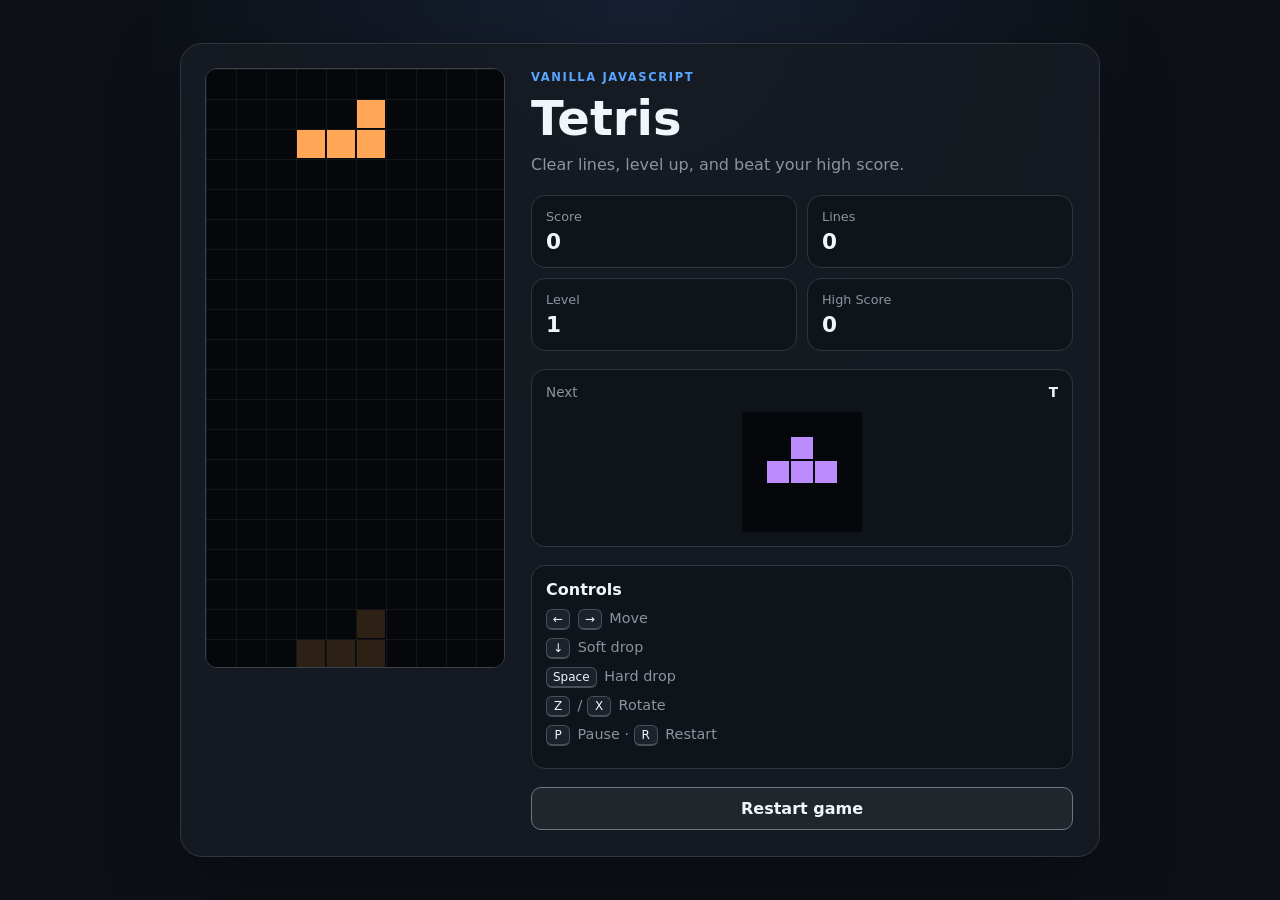
<file: index.html>
<!doctype html>
<html lang="en">
<head>
  <meta charset="utf-8">
  <meta name="viewport" content="width=device-width, initial-scale=1">
  <meta name="description" content="A browser-based Tetris game built with vanilla JavaScript.">
  <title>Tetris</title>
  <link rel="stylesheet" href="style.css">
</head>
<body>
  <main class="game-shell">
    <section class="game-card" aria-label="Tetris game">
      <div class="board-wrap">
        <canvas id="game" width="300" height="600" aria-label="Tetris board"></canvas>
        <div id="overlay" class="overlay hidden">
          <h1 id="overlay-title">Paused</h1>
          <p id="overlay-message">Press P to continue.</p>
        </div>
      </div>

      <aside class="sidebar">
        <div>
          <p class="eyebrow">VANILLA JAVASCRIPT</p>
          <h1>Tetris</h1>
          <p class="subtitle">Clear lines, level up, and beat your high score.</p>
        </div>

        <div class="stats" aria-live="polite">
          <div class="stat"><span>Score</span><strong id="score">0</strong></div>
          <div class="stat"><span>Lines</span><strong id="lines">0</strong></div>
          <div class="stat"><span>Level</span><strong id="level">1</strong></div>
          <div class="stat"><span>High Score</span><strong id="high-score">0</strong></div>
        </div>

        <div class="preview-card">
          <div class="preview-header"><span>Next</span><span id="next-name">-</span></div>
          <canvas id="next" width="120" height="120" aria-label="Next piece preview"></canvas>
        </div>

        <div class="controls">
          <h2>Controls</h2>
          <p><kbd>←</kbd> <kbd>→</kbd> Move</p>
          <p><kbd>↓</kbd> Soft drop</p>
          <p><kbd>Space</kbd> Hard drop</p>
          <p><kbd>Z</kbd> / <kbd>X</kbd> Rotate</p>
          <p><kbd>P</kbd> Pause · <kbd>R</kbd> Restart</p>
        </div>

        <button id="restart" type="button">Restart game</button>
      </aside>
    </section>
  </main>

  <script src="script.js"></script>
</body>
</html>
</file>
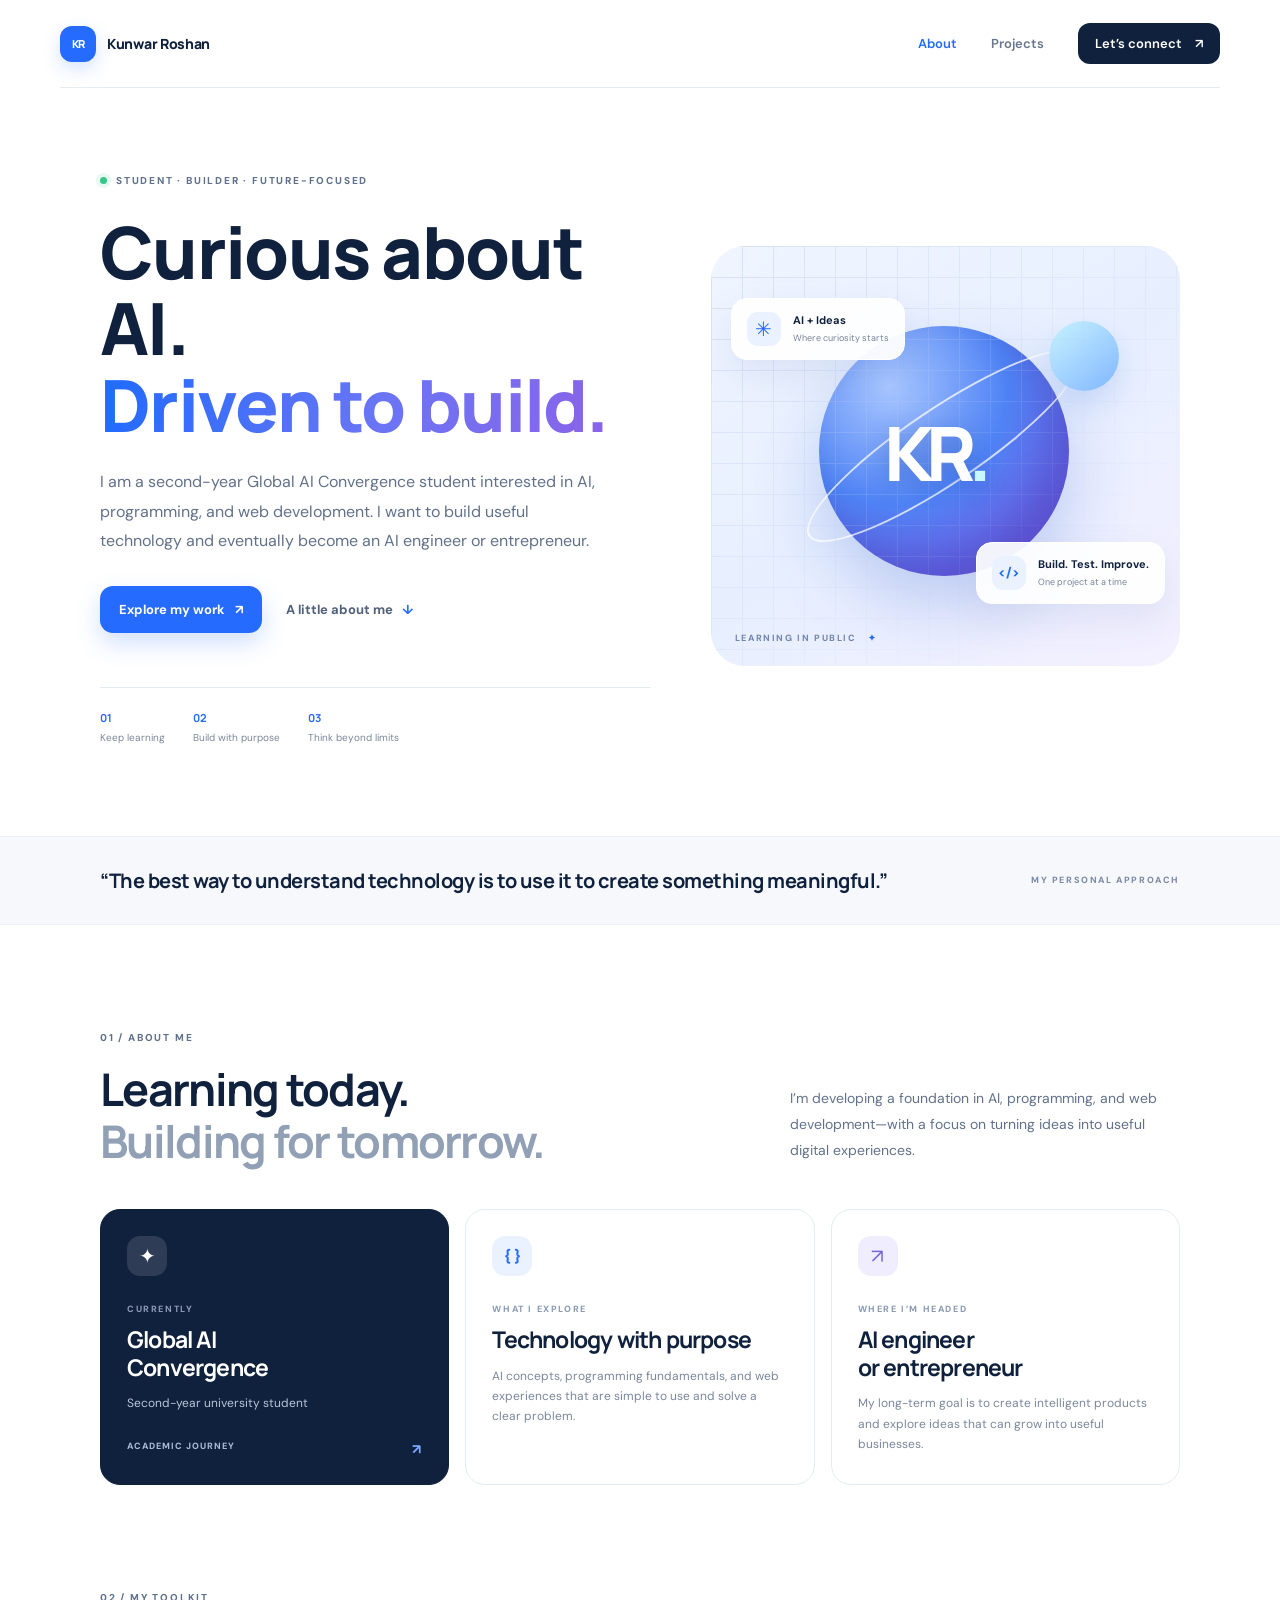
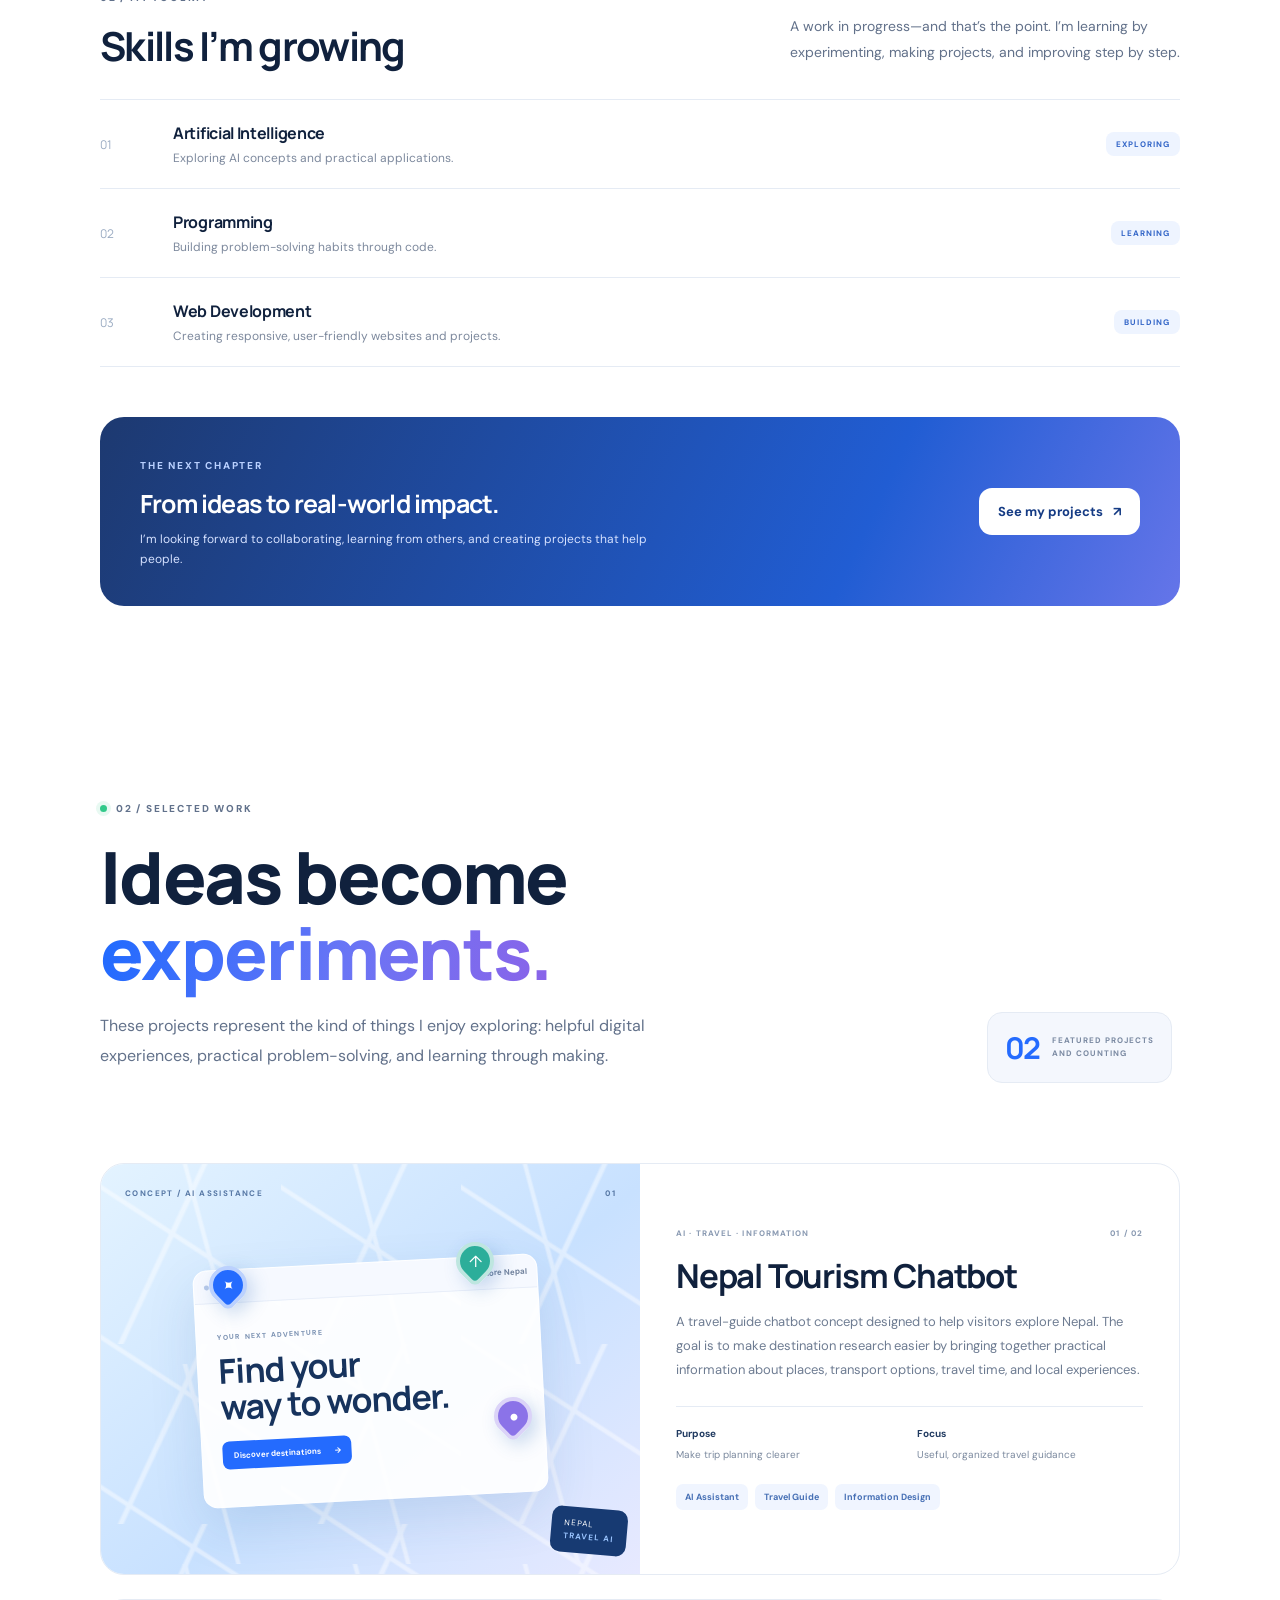
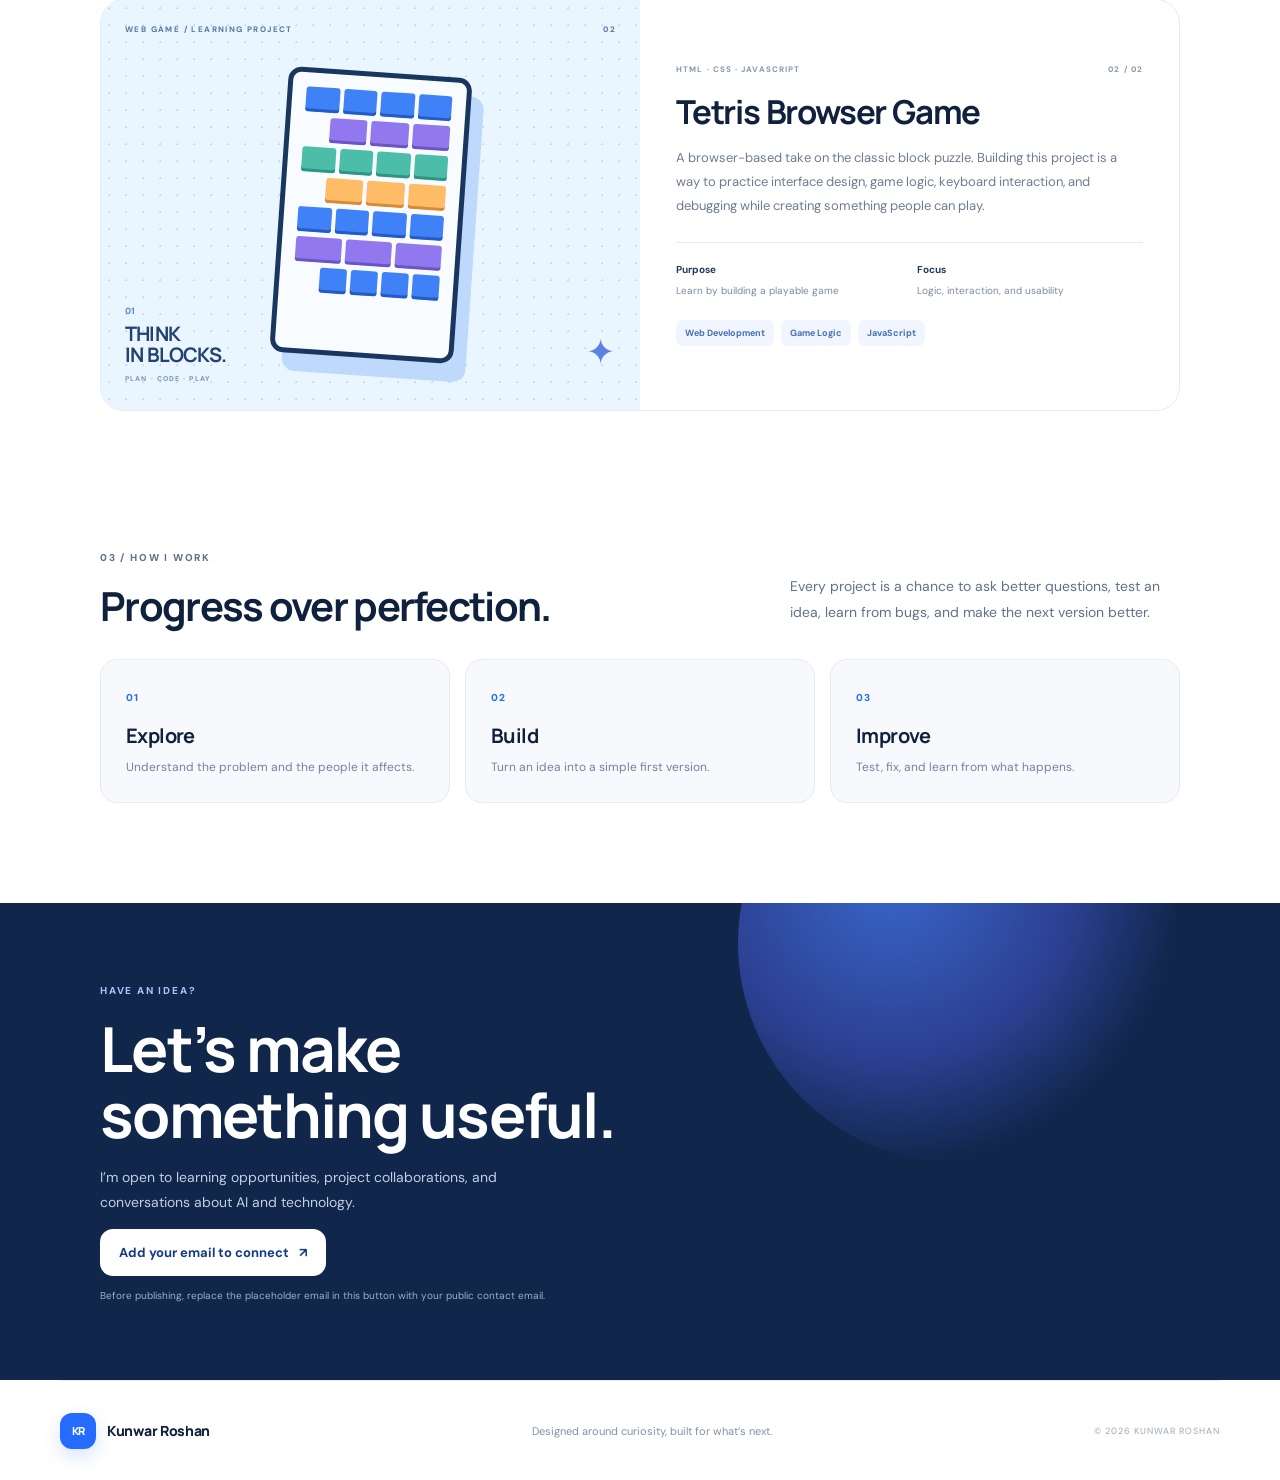
<file: index (3).html>
<!doctype html>
<html lang="en">
<head>
  <meta charset="utf-8">
  <meta name="viewport" content="width=device-width, initial-scale=1">
  <meta name="description" content="Kunwar Roshan — Global AI Convergence student building thoughtful AI and web experiences.">
  <title>Kunwar Roshan — Personal Portfolio</title>
  <link rel="preconnect" href="https://fonts.googleapis.com">
  <link rel="preconnect" href="https://fonts.gstatic.com" crossorigin>
  <link href="https://fonts.googleapis.com/css2?family=DM+Sans:wght@400;500;600;700&family=Manrope:wght@400;500;600;700;800&display=swap" rel="stylesheet">
  <style>
 :root {
  --ink: #10213d;
  --muted: #62718a;
  --blue: #246bfe;
  --blue-dark: #164ed1;
  --sky: #eaf2ff;
  --line: #e5ebf4;
  --paper: #ffffff;
  --soft: #f7f9fd;
  --radius: 24px;
}
* { box-sizing: border-box; }
html { scroll-behavior: smooth; }
body { margin: 0; background: var(--paper); color: var(--ink); font-family: "DM Sans", sans-serif; -webkit-font-smoothing: antialiased; }
a { color: inherit; text-decoration: none; }
.site-shell { overflow: hidden; }
.nav-wrap { width: min(1160px, calc(100% - 48px)); margin: 0 auto; height: 88px; display: flex; align-items: center; justify-content: space-between; border-bottom: 1px solid rgba(224,232,244,.8); }
.brand { display: inline-flex; align-items: center; gap: 11px; font-family: Manrope, sans-serif; font-size: 14px; font-weight: 800; letter-spacing: -.3px; }
.brand-mark { width: 36px; height: 36px; display: grid; place-items: center; color: white; background: var(--blue); border-radius: 12px; font-size: 11px; letter-spacing: -.5px; box-shadow: 0 7px 18px #246bfe30; }
.nav-links { display: flex; align-items: center; gap: 34px; color: #68758a; font-size: 13px; font-weight: 600; }
.nav-links a { transition: color .2s ease; }
.nav-links a:hover, .nav-links a.active { color: var(--blue); }
.nav-links .nav-cta { padding: 12px 17px; color: white; background: var(--ink); border-radius: 12px; }
.nav-cta span, .button span { margin-left: 10px; }
.section { width: min(1080px, calc(100% - 48px)); margin: 0 auto; }
.hero { display: grid; grid-template-columns: 1.08fr .92fr; align-items: center; gap: 60px; padding-top: 80px; padding-bottom: 92px; min-height: 590px; }
.eyebrow { display: inline-flex; align-items: center; gap: 9px; color: #61718b; font-size: 10px; font-weight: 800; letter-spacing: 1.8px; }
.status-dot { width: 7px; height: 7px; display: inline-block; border-radius: 50%; background: #32c98a; box-shadow: 0 0 0 4px #32c98a1c; }
h1, h2, h3, p { margin-top: 0; }
h1, h2, h3 { font-family: Manrope, sans-serif; letter-spacing: -1.7px; }
h1 { font-size: clamp(48px, 5.8vw, 72px); line-height: 1.06; margin: 25px 0 24px; font-weight: 800; }
.gradient-text { color: var(--blue); background: linear-gradient(105deg, #246bfe 5%, #6a75f5 55%, #8b63e8 100%); -webkit-background-clip: text; background-clip: text; -webkit-text-fill-color: transparent; }
.hero-lede { max-width: 500px; color: var(--muted); font-size: 16px; line-height: 1.85; }
.hero-actions { display: flex; align-items: center; gap: 24px; margin-top: 30px; }
.button { display: inline-flex; align-items: center; justify-content: center; border-radius: 13px; padding: 15px 19px; font-size: 13px; font-weight: 700; transition: transform .2s ease, box-shadow .2s ease; }
.button:hover { transform: translateY(-2px); }
.button-primary { color: white; background: var(--blue); box-shadow: 0 10px 24px #246bfe35; }
.button-primary:hover { box-shadow: 0 14px 30px #246bfe45; }
.text-link { color: #51617b; font-size: 13px; font-weight: 700; }
.text-link span { margin-left: 6px; color: var(--blue); }
.quick-facts { display: flex; gap: 28px; margin-top: 54px; padding-top: 22px; border-top: 1px solid var(--line); }
.quick-facts div { display: grid; gap: 6px; }
.quick-facts strong { color: var(--blue); font-family: Manrope, sans-serif; font-size: 11px; }
.quick-facts span { color: #7b879a; font-size: 10px; }
.hero-art { position: relative; height: 420px; border-radius: 34px; background: linear-gradient(145deg, #f0f5ff, #e7efff 50%, #f4f0ff); overflow: hidden; }
.art-grid { position: absolute; inset: 0; opacity: .45; background-image: linear-gradient(#b9cbef 1px, transparent 1px), linear-gradient(90deg, #b9cbef 1px, transparent 1px); background-size: 31px 31px; mask-image: linear-gradient(135deg, black, transparent 82%); }
.orb { position: absolute; border-radius: 50%; }
.orb-large { width: 250px; height: 250px; left: 23%; top: 19%; background: radial-gradient(circle at 28% 24%, #a9c7ff, #4f83f5 45%, #735de2 80%); box-shadow: inset -18px -20px 35px #2636a64d, 0 30px 65px #5479d64d; }
.orb-large:after { content: ""; position: absolute; width: 320px; height: 72px; border: 2px solid #ffffffbd; border-radius: 50%; top: 82px; left: -38px; transform: rotate(-34deg); }
.orb-small { width: 70px; height: 70px; top: 18%; right: 13%; background: linear-gradient(140deg, #c8f3ff, #80b6ff); box-shadow: 0 15px 30px #6495df40; }
.floating-card { position: absolute; z-index: 2; display: flex; align-items: center; gap: 12px; padding: 13px 15px; background: #ffffffed; border: 1px solid #ffffff; border-radius: 16px; box-shadow: 0 15px 38px #4568a21c; }
.floating-card b, .floating-card small { display: block; }
.floating-card b { font-size: 11px; }
.floating-card small { margin-top: 5px; color: #77849a; font-size: 9px; }
.card-top { top: 52px; left: 20px; }
.card-bottom { right: 15px; bottom: 62px; }
.mini-icon, .code-icon { width: 34px; height: 34px; display: grid; place-items: center; border-radius: 11px; background: #eaf1ff; color: var(--blue); font-size: 20px; }
.code-icon { font-size: 13px; font-weight: 800; }
.monogram { position: absolute; left: 37%; top: 37%; z-index: 1; color: #fff; font-family: Manrope, sans-serif; font-size: 75px; font-weight: 800; letter-spacing: -8px; text-shadow: 0 5px 25px #183c9a55; }
.monogram span { color: #c8f7ff; }
.art-caption { position: absolute; left: 24px; bottom: 22px; color: #7387ac; font-size: 9px; letter-spacing: 1.6px; font-weight: 800; }
.art-caption span { color: var(--blue); margin-left: 8px; }
.intro-band { display: flex; align-items: center; justify-content: space-between; gap: 24px; padding: 30px max(24px, calc((100vw - 1080px) / 2)); background: #f6f8fc; border-top: 1px solid #eef2f8; border-bottom: 1px solid #eef2f8; }
.intro-band p { margin: 0; font-family: Manrope, sans-serif; font-size: clamp(15px, 1.8vw, 20px); font-weight: 700; letter-spacing: -.5px; }
.intro-band span { flex-shrink: 0; color: #7b8ba5; font-size: 9px; letter-spacing: 1.6px; font-weight: 800; }
.about-section { padding-top: 100px; padding-bottom: 100px; }
.section-heading { display: flex; align-items: end; justify-content: space-between; gap: 50px; margin-bottom: 42px; }
.section-heading h2 { margin: 17px 0 0; font-size: clamp(32px, 4vw, 45px); line-height: 1.16; }
.muted { color: #91a0b5; }
.section-summary { max-width: 390px; margin: 0 0 3px; color: var(--muted); font-size: 14px; line-height: 1.85; }
.about-grid { display: grid; grid-template-columns: repeat(3, 1fr); gap: 16px; }
.info-card { min-height: 250px; padding: 26px; border: 1px solid var(--line); border-radius: 20px; background: #fff; transition: transform .2s ease, box-shadow .2s ease; }
.info-card:hover { transform: translateY(-4px); box-shadow: 0 18px 40px #142d5510; }
.education-card { color: white; background: var(--ink); border-color: var(--ink); }
.card-icon { display: grid; place-items: center; width: 40px; height: 40px; margin-bottom: 27px; border-radius: 13px; color: white; background: #ffffff20; font-size: 20px; }
.blue-icon { color: var(--blue); background: #eaf1ff; font-size: 15px; font-weight: 800; }
.lilac-icon { color: #7964db; background: #f0edff; }
.card-label { display: block; margin-bottom: 11px; color: #8b9bb4; font-size: 9px; font-weight: 800; letter-spacing: 1.6px; }
.info-card h3 { margin-bottom: 12px; font-size: 23px; line-height: 1.2; letter-spacing: -.8px; }
.info-card p { margin: 0; color: #7a879b; font-size: 12px; line-height: 1.7; }
.education-card p { color: #b9c5d8; }
.card-foot { display: flex; justify-content: space-between; margin-top: 26px; color: #a9bbd6; font-size: 9px; font-weight: 800; letter-spacing: 1px; }
.card-foot span { color: #7da7ff; font-size: 14px; }
.skills-section { padding-bottom: 100px; }
.compact-heading { margin-bottom: 30px; }
.compact-heading h2 { font-size: clamp(30px, 3.6vw, 40px); }
.skill-list { border-top: 1px solid var(--line); }
.skill-row { display: grid; grid-template-columns: 55px 1fr auto; align-items: center; gap: 18px; padding: 22px 0; border-bottom: 1px solid var(--line); }
.skill-number { color: #9aabc2; font-family: Manrope, sans-serif; font-size: 12px; }
.skill-row h3 { margin: 0 0 6px; font-size: 16px; letter-spacing: -.3px; }
.skill-row p { margin: 0; color: #7d899d; font-size: 12px; }
.skill-tag { padding: 7px 10px; color: #3567c8; background: #eef4ff; border-radius: 8px; font-size: 8px; letter-spacing: 1px; font-weight: 800; }
.next-step-banner { display: flex; align-items: center; justify-content: space-between; gap: 25px; margin-top: 50px; padding: 36px 40px; color: white; background: linear-gradient(115deg, #1d3970, #215dd3 70%, #6575e9); border-radius: 24px; }
.next-step-banner .eyebrow { color: #b9d0ff; }
.next-step-banner h3 { margin: 12px 0 8px; font-size: 25px; letter-spacing: -.8px; }
.next-step-banner p { max-width: 520px; margin: 0; color: #d5e1ff; font-size: 12px; line-height: 1.7; }
.button-light { flex-shrink: 0; color: #153b84; background: white; }
.footer { width: min(1160px, calc(100% - 48px)); min-height: 100px; margin: 0 auto; display: flex; align-items: center; justify-content: space-between; gap: 20px; border-top: 1px solid var(--line); }
.footer p { margin: 0; color: #8290a5; font-size: 11px; }
.footer > span { color: #9ba7b8; font-size: 9px; letter-spacing: 1px; }
.page-hero { position: relative; padding-top: 90px; padding-bottom: 76px; }
.page-hero h1 { margin-top: 22px; margin-bottom: 20px; }
.page-hero .hero-lede { max-width: 590px; }
.project-count { position: absolute; right: 8px; bottom: 80px; display: flex; align-items: center; gap: 13px; padding: 14px 17px; background: #f4f7fd; border: 1px solid var(--line); border-radius: 15px; }
.project-count strong { color: var(--blue); font-family: Manrope, sans-serif; font-size: 30px; letter-spacing: -2px; }
.project-count span { color: #7c8ba3; font-size: 8px; line-height: 1.7; letter-spacing: 1px; font-weight: 800; }
.projects-section { padding-bottom: 100px; }
.project-card { display: grid; grid-template-columns: 1fr 1fr; overflow: hidden; margin-bottom: 24px; border: 1px solid var(--line); border-radius: 24px; background: white; }
.project-visual { position: relative; min-height: 410px; overflow: hidden; }
.travel-visual { background: linear-gradient(140deg, #e3f3ff, #c8e1ff 55%, #e7e9ff); }
.visual-topline { position: absolute; z-index: 3; top: 24px; left: 24px; right: 24px; display: flex; justify-content: space-between; color: #5879a6; font-size: 8px; font-weight: 800; letter-spacing: 1.4px; }
.map-lines { position: absolute; inset: 0; opacity: .45; background-image: linear-gradient(33deg, transparent 46%, #fff 47%, #fff 48%, transparent 49%), linear-gradient(115deg, transparent 35%, #fff 36%, #fff 37%, transparent 38%), linear-gradient(75deg, transparent 60%, #fff 61%, #fff 62%, transparent 63%); background-size: 180px 150px, 200px 180px, 170px 200px; }
.pin { position: absolute; z-index: 1; display: grid; place-items: center; width: 38px; height: 38px; color: white; background: var(--blue); border: 4px solid #ffffffb0; border-radius: 50% 50% 50% 8px; transform: rotate(-45deg); box-shadow: 0 8px 18px #326fbd40; }
.pin-one { top: 25%; left: 20%; }.pin-two { top: 57%; right: 20%; background: #8b73e8; }.pin-three { top: 19%; right: 27%; background: #2cae9a; }
.pin > * { transform: rotate(45deg); }
.travel-window { position: absolute; top: 24%; left: 18%; width: 64%; height: 58%; background: #ffffffed; border: 1px solid white; border-radius: 14px; box-shadow: 0 20px 50px #28558d20; overflow: hidden; transform: rotate(-3deg); }
.window-bar { height: 33px; display: flex; align-items: center; gap: 4px; padding: 0 10px; background: #f6f9ff; border-bottom: 1px solid #e8eef9; }
.window-bar > span { width: 5px; height: 5px; border-radius: 50%; background: #b6c9e9; }
.window-bar b { margin-left: auto; color: #71829d; font-size: 8px; }
.window-content { padding: 20px; }
.window-content small { color: #7e94b4; font-size: 7px; font-weight: 800; letter-spacing: 1.2px; }
.window-content h3 { margin: 9px 0 17px; color: #17335d; font-size: clamp(22px, 3vw, 34px); line-height: 1.05; letter-spacing: -1px; }
.window-pill { display: inline-flex; align-items: center; gap: 14px; padding: 9px 11px; color: white; background: var(--blue); border-radius: 7px; font-size: 8px; font-weight: 700; }
.visual-sticker { position: absolute; right: 13px; bottom: 20px; padding: 10px 13px; color: white; background: #173a72; border-radius: 10px; font-size: 8px; line-height: 1.6; letter-spacing: 1px; transform: rotate(5deg); }
.visual-sticker b { color: #9bc5ff; }
.project-info { padding: 38px 36px; display: flex; flex-direction: column; justify-content: center; }
.project-meta { display: flex; justify-content: space-between; gap: 12px; margin-bottom: 20px; color: #8a9ab2; font-size: 8px; font-weight: 800; letter-spacing: 1.1px; }
.project-info h2 { margin: 0 0 15px; font-size: clamp(25px, 3vw, 33px); line-height: 1.12; letter-spacing: -1.2px; }
.project-info > p { margin: 0; color: #6e7c92; font-size: 13px; line-height: 1.85; }
.project-outcomes { display: grid; grid-template-columns: 1fr 1fr; gap: 14px; margin-top: 24px; padding-top: 20px; border-top: 1px solid var(--line); }
.project-outcomes div { display: grid; gap: 7px; }
.project-outcomes b { color: #203a60; font-size: 10px; }
.project-outcomes span { color: #7b899e; font-size: 10px; line-height: 1.5; }
.tag-row { display: flex; flex-wrap: wrap; gap: 7px; margin-top: 22px; }
.tag-row span { padding: 7px 9px; color: #4770b5; background: #f0f5ff; border-radius: 7px; font-size: 9px; font-weight: 700; }
.tetris-visual { background: #e9f5ff; background-image: radial-gradient(#b9d9ff 1px, transparent 1px); background-size: 17px 17px; }
.game-board { position: absolute; top: 72px; left: 50%; display: flex; flex-direction: column; gap: 5px; width: 184px; height: 286px; padding: 14px; border: 5px solid #19365f; border-radius: 13px; background: #f8fbff; box-shadow: 13px 18px 0 #bed9fb; transform: translateX(-50%) rotate(4deg); }
.block-row { display: flex; gap: 4px; height: 25px; }
.block-row i { display: block; flex: 1; border-radius: 3px; background: #3f81f7; box-shadow: inset 0 -3px #245bc4; }
.block-row:nth-child(2) i { background: #9278ee; box-shadow: inset 0 -3px #6b55c4; }
.block-row:nth-child(3) i { background: #4bbda8; box-shadow: inset 0 -3px #2e9585; }
.block-row:nth-child(4) i { background: #ffbc66; box-shadow: inset 0 -3px #d78b38; }
.block-row:nth-child(5) i { background: #3f81f7; box-shadow: inset 0 -3px #245bc4; }
.block-row:nth-child(6) i { background: #9278ee; box-shadow: inset 0 -3px #6b55c4; }
.block-row.offset { padding-left: 26px; }
.game-label { position: absolute; left: 24px; bottom: 27px; display: grid; gap: 6px; color: #24426d; }
.game-label span { color: #5d88d4; font-size: 9px; font-weight: 800; }
.game-label b { font-family: Manrope, sans-serif; font-size: 20px; line-height: 1.05; letter-spacing: -.8px; }
.game-label small { margin-top: 3px; color: #7d97b9; font-size: 7px; letter-spacing: 1.1px; font-weight: 800; }
.pixel-spark { position: absolute; right: 25px; bottom: 35px; color: #5c81e5; font-size: 35px; }
.approach-section { padding-top: 10px; padding-bottom: 100px; }
.process-grid { display: grid; grid-template-columns: repeat(3, 1fr); gap: 15px; }
.process-grid > div { padding: 25px; border: 1px solid var(--line); border-radius: 17px; background: var(--soft); }
.process-grid span { color: var(--blue); font-size: 10px; font-weight: 800; letter-spacing: 1px; }
.process-grid h3 { margin: 16px 0 8px; font-size: 20px; letter-spacing: -.6px; }
.process-grid p { margin: 0; color: #75839a; font-size: 12px; line-height: 1.7; }
.contact-section { position: relative; overflow: hidden; padding: 75px 24px 78px; color: white; background: #10264a; }
.contact-content { position: relative; z-index: 1; width: min(1080px, 100%); margin: 0 auto; }
.contact-content .eyebrow { color: #a8c3ff; }
.contact-content h2 { margin: 17px 0; font-size: clamp(42px, 5.5vw, 62px); line-height: 1.06; }
.contact-content p { max-width: 470px; color: #c2cee2; font-size: 14px; line-height: 1.8; }
.contact-orb { position: absolute; top: -180px; right: 8%; width: 440px; height: 440px; border-radius: 50%; background: radial-gradient(circle at 35% 35%, #467cf4, #3548a9 45%, #10264a 72%); opacity: .75; }
.contact-note { display: block; margin-top: 13px; color: #9eafcb; font-size: 10px; }
@media (max-width: 800px) {
  .hero { grid-template-columns: 1fr; gap: 38px; padding-top: 62px; padding-bottom: 65px; }
  .hero-art { height: 360px; max-width: 540px; width: 100%; margin: 0 auto; }
  .section-heading { align-items: start; flex-direction: column; gap: 18px; }
  .section-summary { max-width: 580px; }
  .about-grid { grid-template-columns: 1fr 1fr; }
  .education-card { grid-row: span 2; }
  .project-card { grid-template-columns: 1fr; }
  .project-visual { min-height: 360px; }
  .project-info { padding: 30px; }
  .project-count { position: static; display: inline-flex; margin-top: 20px; }
  .page-hero { padding-top: 65px; }
  .intro-band { align-items: start; flex-direction: column; gap: 13px; }
}
@media (max-width: 560px) {
  .nav-wrap, .footer { width: calc(100% - 32px); }
  .nav-wrap { height: 72px; }
  .brand { font-size: 12px; gap: 8px; }
  .brand-mark { width: 32px; height: 32px; border-radius: 10px; }
  .nav-links { gap: 14px; font-size: 11px; }
  .nav-links .nav-cta { padding: 10px 11px; }
  .nav-cta span { margin-left: 3px; }
  .section { width: calc(100% - 32px); }
  h1 { font-size: 47px; }
  .hero-lede { font-size: 14px; }
  .hero-actions { align-items: flex-start; flex-direction: column; gap: 17px; }
  .quick-facts { gap: 15px; justify-content: space-between; margin-top: 38px; }
  .quick-facts span { font-size: 9px; }
  .hero-art { height: 310px; border-radius: 25px; }
  .orb-large { width: 190px; height: 190px; top: 22%; left: 23%; }
  .orb-large:after { width: 240px; height: 55px; top: 64px; left: -25px; }
  .orb-small { width: 52px; height: 52px; }
  .monogram { font-size: 58px; }
  .card-top { top: 28px; left: 12px; }
  .card-bottom { right: 9px; bottom: 49px; }
  .floating-card { padding: 9px 10px; gap: 8px; }
  .floating-card small { font-size: 8px; }
  .intro-band { padding: 24px 16px; }
  .about-section { padding-top: 70px; padding-bottom: 70px; }
  .about-grid { grid-template-columns: 1fr; }
  .education-card { grid-row: auto; }
  .info-card { min-height: 0; }
  .skills-section { padding-bottom: 70px; }
  .skill-row { grid-template-columns: 28px 1fr; gap: 10px; }
  .skill-tag { grid-column: 2; justify-self: start; }
  .next-step-banner { align-items: flex-start; flex-direction: column; padding: 28px 24px; }
  .footer { align-items: flex-start; flex-direction: column; justify-content: center; padding: 25px 0; gap: 12px; }
  .footer p { order: 3; }
  .page-hero { padding-top: 55px; padding-bottom: 50px; }
  .projects-section { padding-bottom: 65px; }
  .project-visual { min-height: 320px; }
  .project-info { padding: 25px 21px; }
  .project-outcomes { grid-template-columns: 1fr; }
  .process-grid { grid-template-columns: 1fr; }
  .approach-section { padding-bottom: 70px; }
  .contact-section { padding: 60px 20px; }
  .contact-orb { right: -250px; opacity: .45; }
}

  </style>
</head>
<body id="top">
  <div class="site-shell">
    <header class="nav-wrap">
      <a class="brand" href="#top" aria-label="Kunwar Roshan home"><span class="brand-mark">KR</span><span>Kunwar Roshan</span></a>
      <nav class="nav-links" aria-label="Main navigation">
        <a class="active" href="#top">About</a>
        <a href="#projects">Projects</a>
        <a class="nav-cta" href="#contact">Let’s connect <span aria-hidden="true">↗</span></a>
      </nav>
    </header>

    <main>
      <section class="hero section">
        <div class="hero-copy">
          <div class="eyebrow"><span class="status-dot"></span> STUDENT · BUILDER · FUTURE-FOCUSED</div>
          <h1>Curious about AI.<br><span class="gradient-text">Driven to build.</span></h1>
          <p class="hero-lede">I am a second-year Global AI Convergence student interested in AI, programming, and web development. I want to build useful technology and eventually become an AI engineer or entrepreneur.</p>
          <div class="hero-actions">
            <a class="button button-primary" href="#projects">Explore my work <span aria-hidden="true">↗</span></a>
            <a class="text-link" href="#about">A little about me <span aria-hidden="true">↓</span></a>
          </div>
          <div class="quick-facts">
            <div><strong>01</strong><span>Keep learning</span></div>
            <div><strong>02</strong><span>Build with purpose</span></div>
            <div><strong>03</strong><span>Think beyond limits</span></div>
          </div>
        </div>
        <div class="hero-art" aria-label="Decorative abstract AI-inspired illustration">
          <div class="orb orb-large"></div><div class="orb orb-small"></div>
          <div class="art-grid"></div>
          <div class="floating-card card-top"><span class="mini-icon">✳</span><div><b>AI + Ideas</b><small>Where curiosity starts</small></div></div>
          <div class="floating-card card-bottom"><span class="code-icon">&lt;/&gt;</span><div><b>Build. Test. Improve.</b><small>One project at a time</small></div></div>
          <div class="monogram">KR<span>.</span></div>
          <div class="art-caption">LEARNING IN PUBLIC <span>✦</span></div>
        </div>
      </section>

      <section class="intro-band">
        <p>“The best way to understand technology is to use it to create something meaningful.”</p>
        <span>MY PERSONAL APPROACH</span>
      </section>

      <section class="section about-section" id="about">
        <div class="section-heading">
          <div><span class="eyebrow">01 / ABOUT ME</span><h2>Learning today.<br><span class="muted">Building for tomorrow.</span></h2></div>
          <p class="section-summary">I’m developing a foundation in AI, programming, and web development—with a focus on turning ideas into useful digital experiences.</p>
        </div>
        <div class="about-grid">
          <article class="info-card education-card">
            <div class="card-icon">✦</div><span class="card-label">CURRENTLY</span>
            <h3>Global AI<br>Convergence</h3>
            <p>Second-year university student</p>
            <div class="card-foot">ACADEMIC JOURNEY <span>↗</span></div>
          </article>
          <article class="info-card">
            <div class="card-icon blue-icon">{ }</div><span class="card-label">WHAT I EXPLORE</span>
            <h3>Technology with purpose</h3>
            <p>AI concepts, programming fundamentals, and web experiences that are simple to use and solve a clear problem.</p>
          </article>
          <article class="info-card">
            <div class="card-icon lilac-icon">↗</div><span class="card-label">WHERE I’M HEADED</span>
            <h3>AI engineer<br>or entrepreneur</h3>
            <p>My long-term goal is to create intelligent products and explore ideas that can grow into useful businesses.</p>
          </article>
        </div>
      </section>

      <section class="section skills-section">
        <div class="section-heading compact-heading">
          <div><span class="eyebrow">02 / MY TOOLKIT</span><h2>Skills I’m growing</h2></div>
          <p class="section-summary">A work in progress—and that’s the point. I’m learning by experimenting, making projects, and improving step by step.</p>
        </div>
        <div class="skill-list">
          <div class="skill-row"><span class="skill-number">01</span><div><h3>Artificial Intelligence</h3><p>Exploring AI concepts and practical applications.</p></div><span class="skill-tag">EXPLORING</span></div>
          <div class="skill-row"><span class="skill-number">02</span><div><h3>Programming</h3><p>Building problem-solving habits through code.</p></div><span class="skill-tag">LEARNING</span></div>
          <div class="skill-row"><span class="skill-number">03</span><div><h3>Web Development</h3><p>Creating responsive, user-friendly websites and projects.</p></div><span class="skill-tag">BUILDING</span></div>
        </div>
        <div class="next-step-banner">
          <div><span class="eyebrow">THE NEXT CHAPTER</span><h3>From ideas to real-world impact.</h3><p>I’m looking forward to collaborating, learning from others, and creating projects that help people.</p></div>
          <a class="button button-light" href="#projects">See my projects <span aria-hidden="true">↗</span></a>
        </div>
      </section>
    <section class="page-hero section" id="projects">
        <span class="eyebrow"><span class="status-dot"></span> 02 / SELECTED WORK</span>
        <h1>Ideas become<br><span class="gradient-text">experiments.</span></h1>
        <p class="hero-lede">These projects represent the kind of things I enjoy exploring: helpful digital experiences, practical problem-solving, and learning through making.</p>
        <div class="project-count"><strong>02</strong><span>FEATURED PROJECTS<br>AND COUNTING</span></div>
      </section>

      <section class="section projects-section">
        <article class="project-card project-travel">
          <div class="project-visual travel-visual">
            <div class="visual-topline"><span>CONCEPT / AI ASSISTANCE</span><span>01</span></div>
            <div class="map-lines"></div>
            <div class="pin pin-one">✦</div><div class="pin pin-two">●</div><div class="pin pin-three">↗</div>
            <div class="travel-window">
              <div class="window-bar"><span></span><span></span><span></span><b>Explore Nepal</b></div>
              <div class="window-content"><small>YOUR NEXT ADVENTURE</small><h3>Find your<br>way to wonder.</h3><div class="window-pill">Discover destinations <span>→</span></div></div>
            </div>
            <div class="visual-sticker">NEPAL<br><b>TRAVEL AI</b></div>
          </div>
          <div class="project-info">
            <div class="project-meta"><span>AI · TRAVEL · INFORMATION</span><span>01 / 02</span></div>
            <h2>Nepal Tourism Chatbot</h2>
            <p>A travel-guide chatbot concept designed to help visitors explore Nepal. The goal is to make destination research easier by bringing together practical information about places, transport options, travel time, and local experiences.</p>
            <div class="project-outcomes"><div><b>Purpose</b><span>Make trip planning clearer</span></div><div><b>Focus</b><span>Useful, organized travel guidance</span></div></div>
            <div class="tag-row"><span>AI Assistant</span><span>Travel Guide</span><span>Information Design</span></div>
          </div>
        </article>

        <article class="project-card project-tetris">
          <div class="project-visual tetris-visual">
            <div class="visual-topline"><span>WEB GAME / LEARNING PROJECT</span><span>02</span></div>
            <div class="game-board" aria-hidden="true">
              <div class="block-row"><i></i><i></i><i></i><i></i></div>
              <div class="block-row offset"><i></i><i></i><i></i></div>
              <div class="block-row"><i></i><i></i><i></i><i></i></div>
              <div class="block-row offset"><i></i><i></i><i></i></div>
              <div class="block-row"><i></i><i></i><i></i><i></i></div>
              <div class="block-row"><i></i><i></i><i></i></div>
              <div class="block-row offset"><i></i><i></i><i></i><i></i></div>
            </div>
            <div class="game-label"><span>01</span><b>THINK<br>IN BLOCKS.</b><small>PLAN · CODE · PLAY</small></div>
            <div class="pixel-spark">✦</div>
          </div>
          <div class="project-info">
            <div class="project-meta"><span>HTML · CSS · JAVASCRIPT</span><span>02 / 02</span></div>
            <h2>Tetris Browser Game</h2>
            <p>A browser-based take on the classic block puzzle. Building this project is a way to practice interface design, game logic, keyboard interaction, and debugging while creating something people can play.</p>
            <div class="project-outcomes"><div><b>Purpose</b><span>Learn by building a playable game</span></div><div><b>Focus</b><span>Logic, interaction, and usability</span></div></div>
            <div class="tag-row"><span>Web Development</span><span>Game Logic</span><span>JavaScript</span></div>
          </div>
        </article>
      </section>

      <section class="section approach-section">
        <div class="section-heading compact-heading">
          <div><span class="eyebrow">03 / HOW I WORK</span><h2>Progress over perfection.</h2></div>
          <p class="section-summary">Every project is a chance to ask better questions, test an idea, learn from bugs, and make the next version better.</p>
        </div>
        <div class="process-grid">
          <div><span>01</span><h3>Explore</h3><p>Understand the problem and the people it affects.</p></div>
          <div><span>02</span><h3>Build</h3><p>Turn an idea into a simple first version.</p></div>
          <div><span>03</span><h3>Improve</h3><p>Test, fix, and learn from what happens.</p></div>
        </div>
      </section>

      <section class="contact-section" id="contact">
        <div class="contact-orb"></div>
        <div class="contact-content">
          <span class="eyebrow">HAVE AN IDEA?</span>
          <h2>Let’s make<br>something useful.</h2>
          <p>I’m open to learning opportunities, project collaborations, and conversations about AI and technology.</p>
          <a class="button button-light" href="mailto:YOUR_EMAIL@example.com">Add your email to connect <span aria-hidden="true">↗</span></a>
          <small class="contact-note">Before publishing, replace the placeholder email in this button with your public contact email.</small>
        </div>
      </section>
    </main>

    <footer class="footer">
      <a class="brand" href="#top"><span class="brand-mark">KR</span><span>Kunwar Roshan</span></a>
      <p>Designed around curiosity, built for what’s next.</p>
      <span>© <span id="year"></span> KUNWAR ROSHAN</span>
    </footer>
  </div>
  <script>
// Small progressive enhancement: keep the footer year current.
document.querySelectorAll("#year").forEach((node) => {
  node.textContent = new Date().getFullYear();
});

</script>
</body>
</html>
</file>
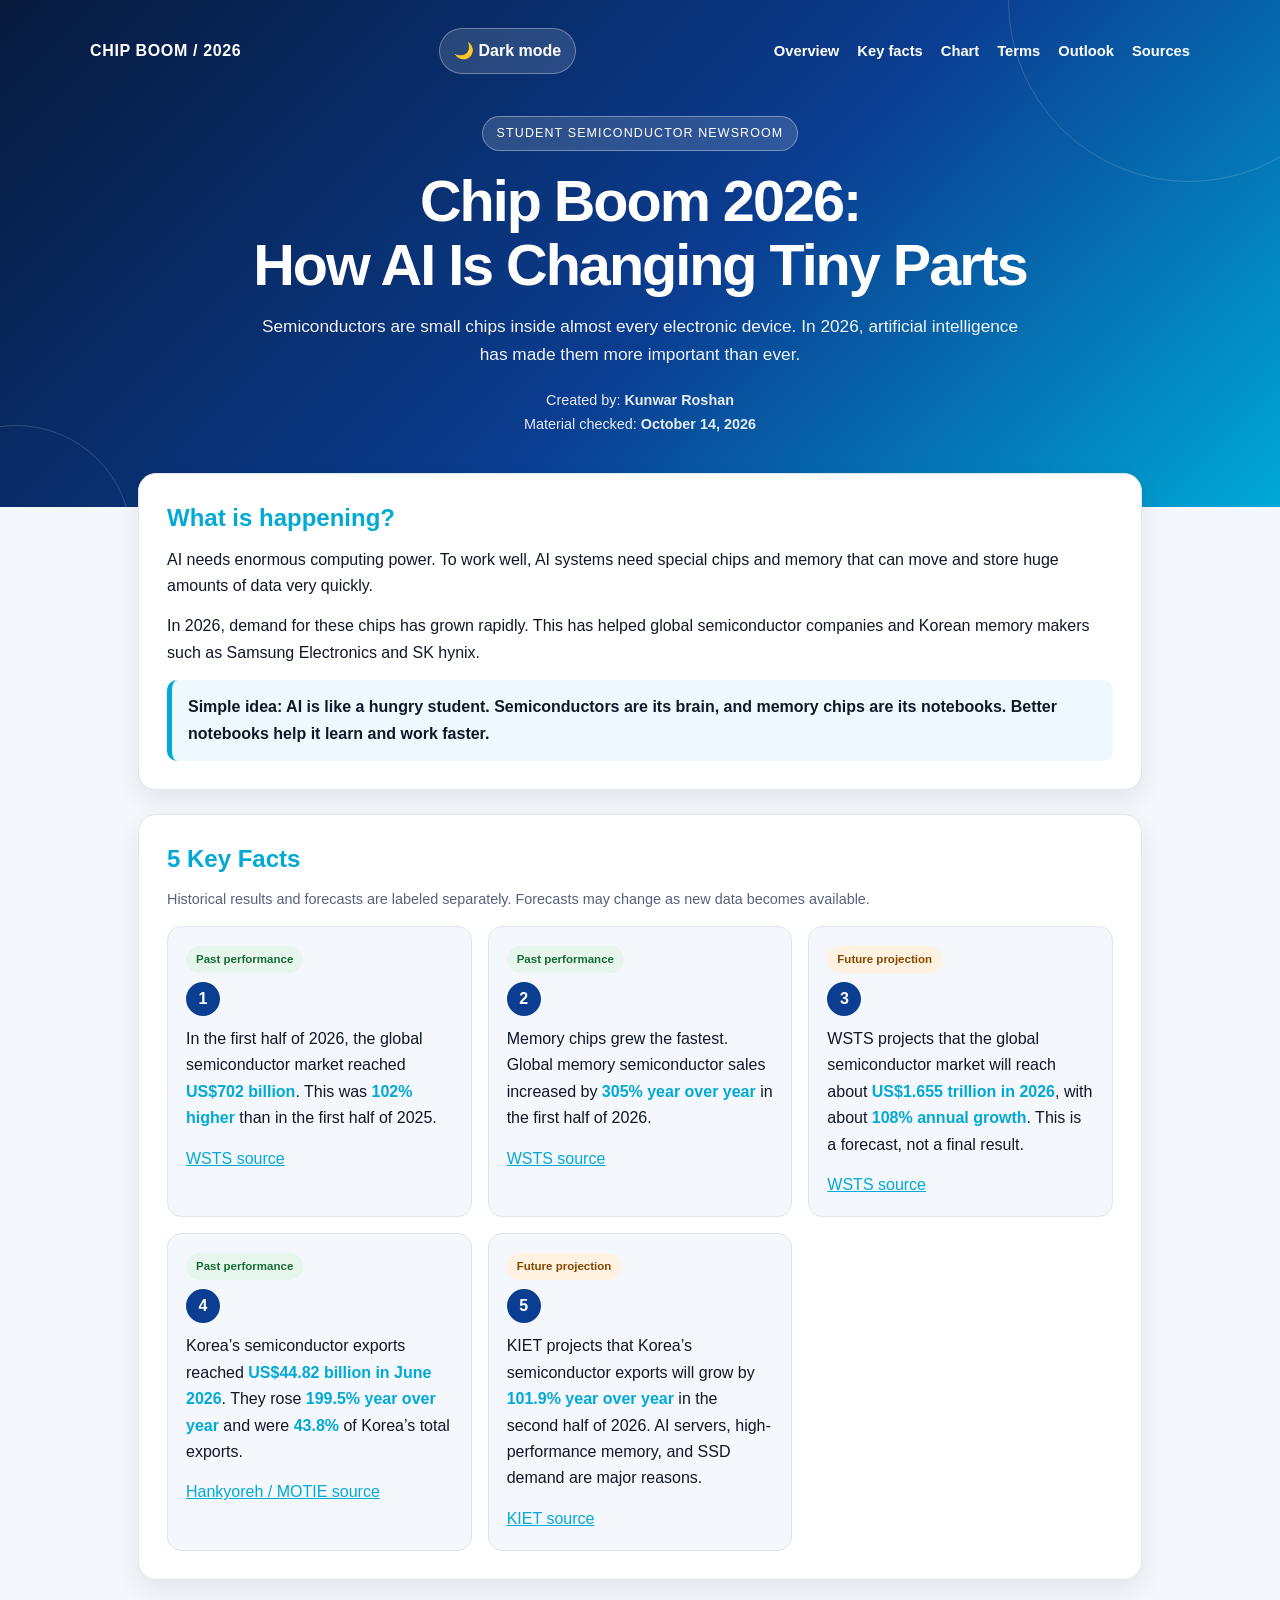
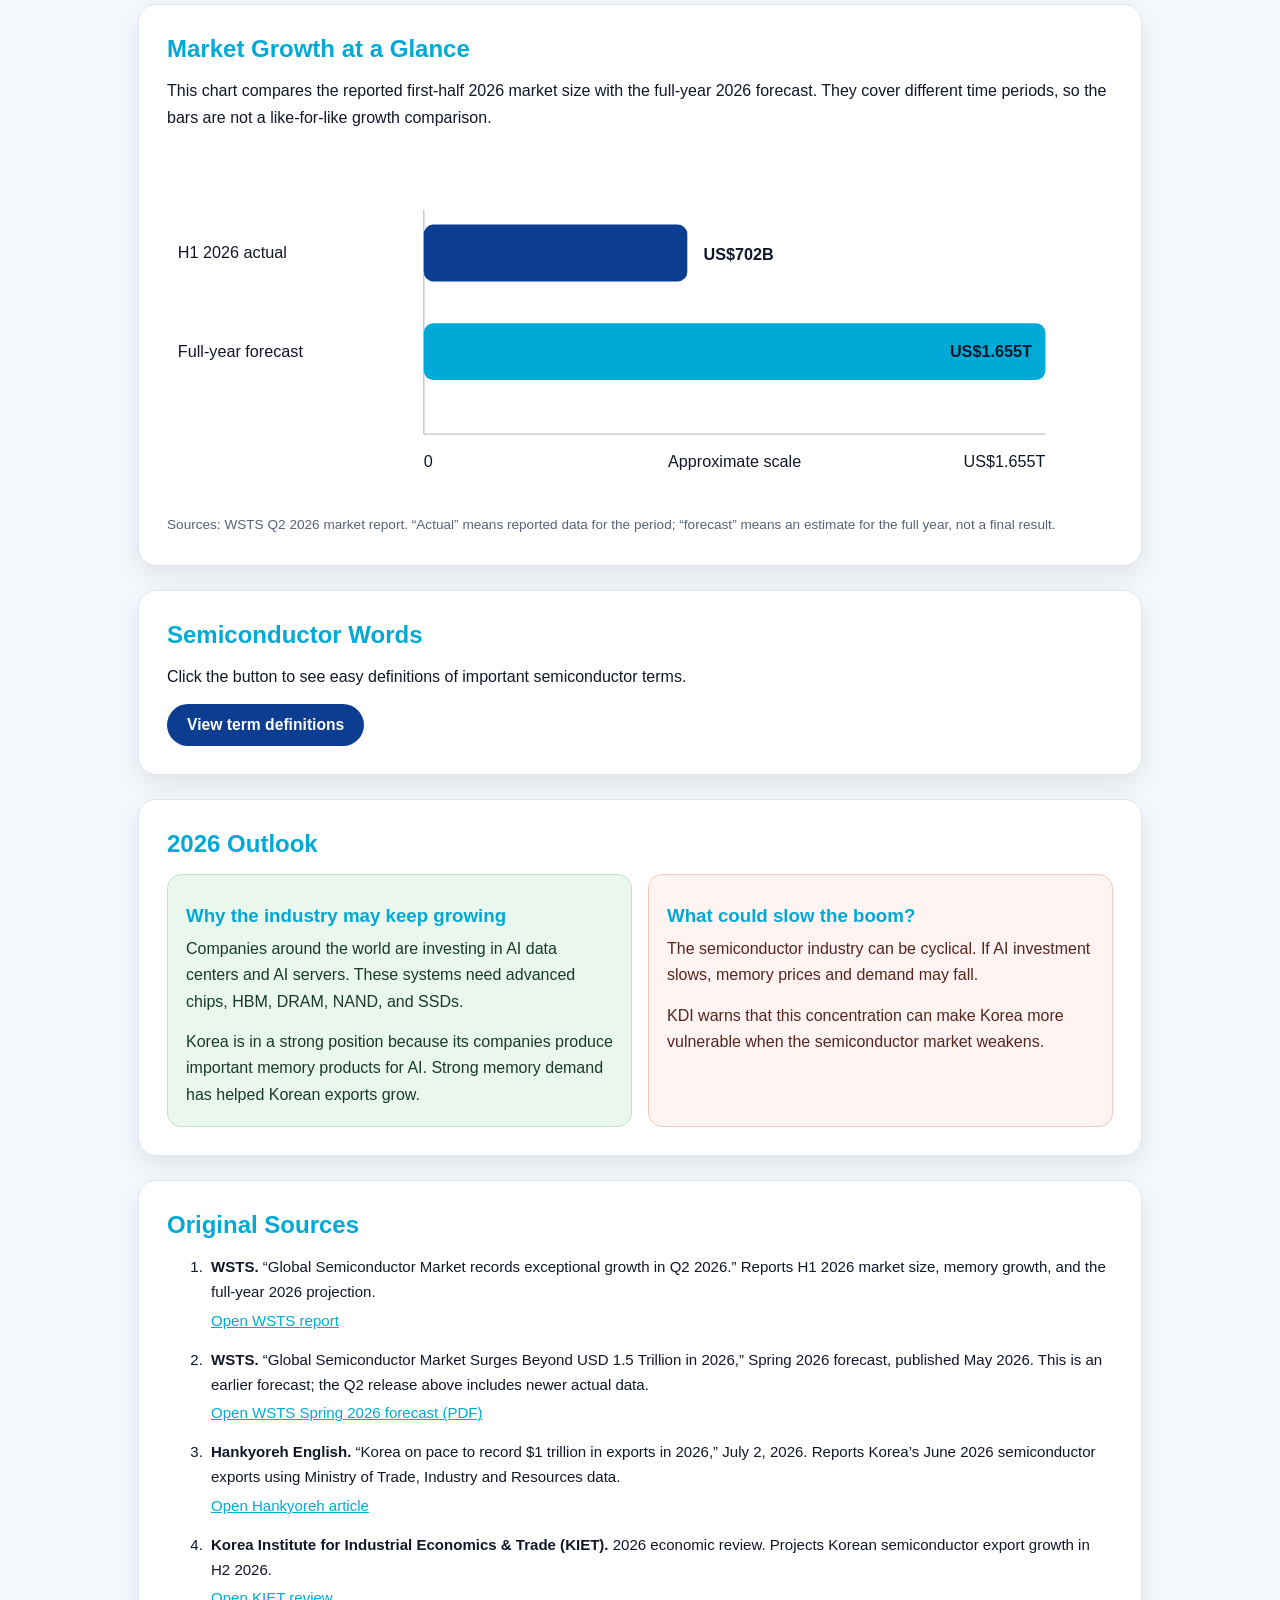
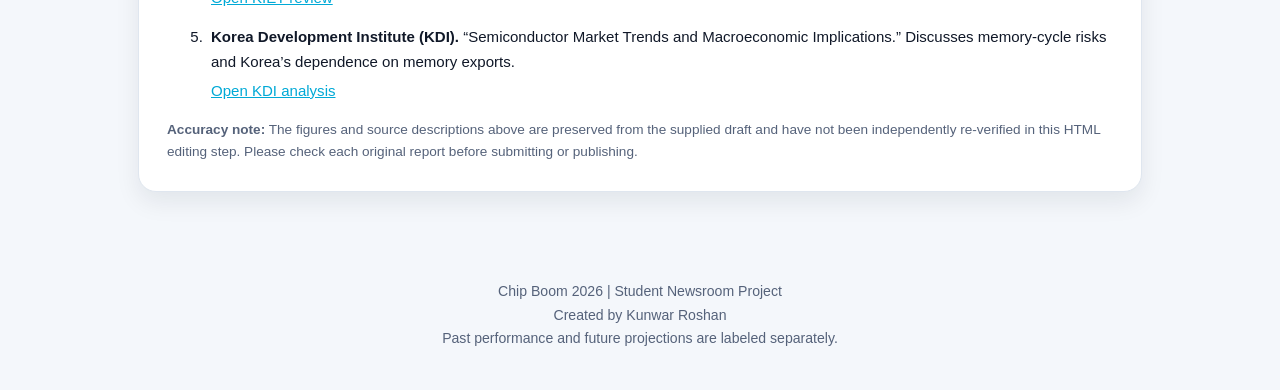
<file: index (4).html>
<!DOCTYPE html>
<html lang="en">
<head>
  <meta charset="UTF-8">
  <meta name="viewport" content="width=device-width, initial-scale=1">
  <meta name="description" content="Chip Boom 2026: a student-friendly newsroom exploring AI, semiconductor market growth, Korean chip exports, and industry risks.">
  <meta name="theme-color" content="#071a3c">
  <title>Chip Boom 2026 | Semiconductor Industry Newsroom</title>
  <style>
    :root {
      color-scheme: light;
      --blue: #0b3d91;
      --cyan: #00a9d6;
      --dark: #101828;
      --gray: #55627a;
      --light: #f4f7fb;
      --white: #fff;
      --card: #fff;
      --line: #dfe6ef;
      --soft-cyan: #eef9fd;
      --shadow: 0 10px 25px rgba(16, 24, 40, .08);
      --header: linear-gradient(135deg, #071a3c 0%, #0b3d91 55%, #00a9d6 100%);
    }
    body.dark {
      color-scheme: dark;
      --dark: #e8eef8;
      --gray: #a8b5ca;
      --light: #0b1220;
      --white: #101b2d;
      --card: #111e32;
      --line: #293951;
      --soft-cyan: #102b3a;
      --shadow: 0 12px 28px rgba(0, 0, 0, .22);
      --header: linear-gradient(135deg, #050d1e 0%, #102c60 58%, #006b86 100%);
    }
    * { box-sizing: border-box; }
    html { scroll-behavior: smooth; scroll-padding-top: 84px; }
    body {
      margin: 0;
      font-family: "Segoe UI", "Apple SD Gothic Neo", "Malgun Gothic", Arial, sans-serif;
      background: var(--light);
      color: var(--dark);
      line-height: 1.65;
      transition: background .25s ease, color .25s ease;
    }
    a { color: var(--cyan); overflow-wrap: anywhere; }
    a:focus-visible, button:focus-visible, summary:focus-visible {
      outline: 3px solid #ffbf47; outline-offset: 3px;
    }
    .site-header {
      background: var(--header); color: #fff; padding: 28px 20px 70px;
      position: relative; overflow: hidden;
    }
    .site-header::before, .site-header::after {
      content: ""; position: absolute; border: 1px solid rgba(255,255,255,.16);
      border-radius: 50%; pointer-events: none;
    }
    .site-header::before { width: 360px; height: 360px; right: -90px; top: -180px; }
    .site-header::after { width: 230px; height: 230px; left: -100px; bottom: -150px; }
    .topbar {
      max-width: 1100px; margin: 0 auto 42px; display: flex; align-items: center;
      justify-content: space-between; gap: 16px; position: relative; z-index: 2;
    }
    .brand { font-weight: 800; letter-spacing: .04em; color: #fff; text-decoration: none; }
    .nav-actions { display: flex; align-items: center; gap: 12px; }
    .menu-toggle, .theme-toggle {
      color: #fff; background: rgba(255,255,255,.13); border: 1px solid rgba(255,255,255,.32);
      border-radius: 999px; padding: 9px 14px; font: inherit; font-weight: 700; cursor: pointer;
    }
    .site-nav { display: flex; align-items: center; gap: 18px; }
    .site-nav a { color: #fff; text-decoration: none; font-size: .92rem; font-weight: 600; }
    .site-nav a:hover { text-decoration: underline; text-underline-offset: 5px; }
    .menu-toggle { display: none; }
    .hero { max-width: 900px; margin: 0 auto; text-align: center; position: relative; z-index: 1; }
    .badge {
      display: inline-block; background: rgba(255,255,255,.15); border: 1px solid rgba(255,255,255,.35);
      padding: 6px 14px; border-radius: 999px; font-size: .78rem; letter-spacing: .09em;
      text-transform: uppercase; margin-bottom: 18px;
    }
    h1 { margin: 0 0 14px; font-size: clamp(2rem, 6vw, 3.6rem); line-height: 1.12; letter-spacing: -.035em; }
    .subtitle { max-width: 760px; margin: 0 auto; font-size: 1.08rem; opacity: .94; }
    .meta { margin-top: 20px; font-size: .9rem; opacity: .9; }
    main { max-width: 1040px; margin: -34px auto 60px; padding: 0 18px; position: relative; }
    .intro-card, section {
      background: var(--card); border: 1px solid var(--line); border-radius: 18px;
      box-shadow: var(--shadow); padding: 28px; margin-bottom: 24px;
    }
    h2 { margin: 0 0 14px; color: var(--cyan); font-size: 1.5rem; line-height: 1.3; }
    h3 { margin: 10px 0 8px; color: var(--cyan); line-height: 1.35; }
    p { margin: 0 0 14px; }
    p:last-child { margin-bottom: 0; }
    .highlight {
      border-left: 5px solid var(--cyan); background: var(--soft-cyan);
      padding: 14px 16px; border-radius: 10px; font-weight: 600;
    }
    .section-heading { display: flex; justify-content: space-between; align-items: end; gap: 16px; flex-wrap: wrap; }
    .section-note { color: var(--gray); font-size: .9rem; margin-bottom: 14px; }
    .facts { display: grid; grid-template-columns: repeat(auto-fit, minmax(min(100%, 270px), 1fr)); gap: 16px; }
    .fact {
      background: var(--light); border: 1px solid var(--line); border-radius: 14px;
      padding: 18px; transition: transform .2s ease, box-shadow .2s ease;
    }
    .fact:hover { transform: translateY(-4px); box-shadow: var(--shadow); }
    .fact-number {
      display: inline-flex; align-items: center; justify-content: center; width: 34px; height: 34px;
      border-radius: 50%; background: var(--blue); color: #fff; font-weight: 800; margin-bottom: 10px;
    }
    .fact strong { color: var(--cyan); }
    .tag { display: inline-block; font-size: .72rem; font-weight: 800; padding: 4px 10px; border-radius: 999px; margin-bottom: 9px; }
    .past { background: #e7f6ec; color: #176b37; }
    .future { background: #fff2e0; color: #854800; }
    body.dark .past { background: #153a2a; color: #a9edc1; }
    body.dark .future { background: #4a3218; color: #ffd59a; }
    .terms-button, .primary-button {
      display: inline-flex; align-items: center; justify-content: center; gap: 8px;
      background: var(--blue); color: #fff; border: 0; padding: 12px 20px;
      font-size: .98rem; font-weight: 750; border-radius: 999px; cursor: pointer;
      transition: transform .15s ease, filter .15s ease;
    }
    .terms-button:hover, .primary-button:hover { filter: brightness(1.12); transform: translateY(-1px); }
    #termList { display: none; margin-top: 18px; }
    #termList.open { display: block; animation: fade .25s ease; }
    @keyframes fade { from { opacity: 0; transform: translateY(-6px); } to { opacity: 1; transform: translateY(0); } }
    .term { border-top: 1px solid var(--line); padding: 14px 0; }
    .term:first-child { border-top: 0; }
    .term-name { font-weight: 800; color: var(--cyan); }
    .chart-wrap { width: 100%; overflow-x: auto; padding: 8px 0 2px; }
    .chart { min-width: 290px; width: 100%; height: auto; display: block; }
    .chart text { fill: var(--dark); font-family: inherit; font-size: 12px; }
    .chart .bar { fill: var(--blue); }
    .chart .bar-accent { fill: var(--cyan); }
    .chart-caption { color: var(--gray); font-size: .85rem; margin-top: 8px; }
    .outlook-grid { display: grid; grid-template-columns: repeat(auto-fit, minmax(min(100%, 270px), 1fr)); gap: 16px; }
    .outlook-box { border-radius: 14px; padding: 18px; }
    .growth { background: #eaf7ef; border: 1px solid #bfe3cb; color: #173b27; }
    .risk { background: #fff4f2; border: 1px solid #f3c8bf; color: #55251d; }
    body.dark .growth { background: #123326; border-color: #285a40; color: #d5f3df; }
    body.dark .risk { background: #3a211f; border-color: #6a3831; color: #ffe0db; }
    .sources { font-size: .94rem; }
    .sources li { margin-bottom: 14px; padding-left: 4px; }
    .sources a { display: inline-block; margin-top: 4px; }
    footer { text-align: center; padding: 28px 16px 40px; color: var(--gray); font-size: .88rem; }
    .reveal { opacity: 0; transform: translateY(14px); transition: opacity .55s ease, transform .55s ease; }
    .reveal.visible { opacity: 1; transform: translateY(0); }
    .sr-only { position: absolute; width: 1px; height: 1px; padding: 0; margin: -1px; overflow: hidden; clip: rect(0,0,0,0); white-space: nowrap; border: 0; }
    @media (prefers-reduced-motion: reduce) {
      *, *::before, *::after { scroll-behavior: auto !important; animation-duration: .01ms !important; animation-iteration-count: 1 !important; transition-duration: .01ms !important; }
      .reveal { opacity: 1; transform: none; }
    }
    @media (max-width: 760px) {
      .topbar { margin-bottom: 32px; }
      .menu-toggle { display: inline-flex; }
      .site-nav {
        display: none; position: absolute; top: calc(100% + 10px); left: 0; right: 0;
        flex-direction: column; align-items: stretch; gap: 0; padding: 8px;
        border-radius: 14px; background: #071a3c; box-shadow: 0 12px 28px rgba(0,0,0,.2);
      }
      .site-nav.open { display: flex; }
      .site-nav a { padding: 12px; border-radius: 8px; }
      .site-nav a:hover { background: rgba(255,255,255,.1); }
      .site-header { padding: 22px 16px 58px; }
      .intro-card, section { padding: 21px; }
      main { padding: 0 12px; }
    }
    @media (max-width: 420px) {
      .brand { font-size: .9rem; }
      .theme-toggle { padding: 8px 10px; font-size: .85rem; }
      .menu-toggle { padding: 8px 10px; font-size: .85rem; }
      .intro-card, section { border-radius: 14px; }
    }
  </style>
</head>
<body>
<header class="site-header" id="top">
  <div class="topbar">
    <a class="brand" href="#top">CHIP BOOM <span aria-hidden="true">/</span> 2026</a>
    <div class="nav-actions">
      <button class="theme-toggle" id="themeToggle" type="button" aria-pressed="false">🌙 Dark mode</button>
      <button class="menu-toggle" id="menuToggle" type="button" aria-expanded="false" aria-controls="siteNav">☰ Menu</button>
    </div>
    <nav class="site-nav" id="siteNav" aria-label="Main navigation">
      <a href="#overview">Overview</a>
      <a href="#facts">Key facts</a>
      <a href="#chart">Chart</a>
      <a href="#terms">Terms</a>
      <a href="#outlook">Outlook</a>
      <a href="#sources">Sources</a>
    </nav>
  </div>
  <div class="hero">
    <div class="badge">Student Semiconductor Newsroom</div>
    <h1>Chip Boom 2026:<br>How AI Is Changing Tiny Parts</h1>
    <p class="subtitle">Semiconductors are small chips inside almost every electronic device. In 2026, artificial intelligence has made them more important than ever.</p>
    <div class="meta">Created by: <strong>Kunwar Roshan</strong><br>Material checked: <strong>October 14, 2026</strong></div>
  </div>
</header>

<main>
  <section class="intro-card reveal" id="overview">
    <h2>What is happening?</h2>
    <p>AI needs enormous computing power. To work well, AI systems need special chips and memory that can move and store huge amounts of data very quickly.</p>
    <p>In 2026, demand for these chips has grown rapidly. This has helped global semiconductor companies and Korean memory makers such as Samsung Electronics and SK hynix.</p>
    <div class="highlight">Simple idea: AI is like a hungry student. Semiconductors are its brain, and memory chips are its notebooks. Better notebooks help it learn and work faster.</div>
  </section>

  <section class="reveal" id="facts">
    <div class="section-heading"><h2>5 Key Facts</h2></div>
    <p class="section-note">Historical results and forecasts are labeled separately. Forecasts may change as new data becomes available.</p>
    <div class="facts">
      <article class="fact">
        <span class="tag past">Past performance</span><br><span class="fact-number">1</span>
        <p>In the first half of 2026, the global semiconductor market reached <strong>US$702 billion</strong>. This was <strong>102% higher</strong> than in the first half of 2025.</p>
        <p><a href="https://www.wsts.org/76/Global-Semiconductor-Market-records-exceptional-growth-in-Q2-2026" target="_blank" rel="noopener noreferrer">WSTS source</a></p>
      </article>
      <article class="fact">
        <span class="tag past">Past performance</span><br><span class="fact-number">2</span>
        <p>Memory chips grew the fastest. Global memory semiconductor sales increased by <strong>305% year over year</strong> in the first half of 2026.</p>
        <p><a href="https://www.wsts.org/76/Global-Semiconductor-Market-records-exceptional-growth-in-Q2-2026" target="_blank" rel="noopener noreferrer">WSTS source</a></p>
      </article>
      <article class="fact">
        <span class="tag future">Future projection</span><br><span class="fact-number">3</span>
        <p>WSTS projects that the global semiconductor market will reach about <strong>US$1.655 trillion in 2026</strong>, with about <strong>108% annual growth</strong>. This is a forecast, not a final result.</p>
        <p><a href="https://www.wsts.org/76/Global-Semiconductor-Market-records-exceptional-growth-in-Q2-2026" target="_blank" rel="noopener noreferrer">WSTS source</a></p>
      </article>
      <article class="fact">
        <span class="tag past">Past performance</span><br><span class="fact-number">4</span>
        <p>Korea’s semiconductor exports reached <strong>US$44.82 billion in June 2026</strong>. They rose <strong>199.5% year over year</strong> and were <strong>43.8%</strong> of Korea’s total exports.</p>
        <p><a href="https://english.hani.co.kr/arti/english_edition/e_business/1266432.html" target="_blank" rel="noopener noreferrer">Hankyoreh / MOTIE source</a></p>
      </article>
      <article class="fact">
        <span class="tag future">Future projection</span><br><span class="fact-number">5</span>
        <p>KIET projects that Korea’s semiconductor exports will grow by <strong>101.9% year over year</strong> in the second half of 2026. AI servers, high-performance memory, and SSD demand are major reasons.</p>
        <p><a href="https://www.kiet.re.kr/en/pub/ecoreviewDetailView?detail_no=1185&amp;year=2026&amp;month=&amp;sval=" target="_blank" rel="noopener noreferrer">KIET source</a></p>
      </article>
    </div>
  </section>

  <section class="reveal" id="chart">
    <h2>Market Growth at a Glance</h2>
    <p>This chart compares the reported first-half 2026 market size with the full-year 2026 forecast. They cover different time periods, so the bars are not a like-for-like growth comparison.</p>
    <div class="chart-wrap">
      <svg class="chart" viewBox="0 0 700 260" role="img" aria-labelledby="chartTitle chartDesc">
        <title id="chartTitle">Semiconductor market size in 2026</title>
        <desc id="chartDesc">First half of 2026: 702 billion US dollars, reported result. Full year 2026: 1.655 trillion US dollars, forecast.</desc>
        <line x1="190" y1="42" x2="190" y2="208" stroke="currentColor" opacity=".25"/>
        <line x1="190" y1="208" x2="650" y2="208" stroke="currentColor" opacity=".25"/>
        <text x="8" y="78">H1 2026 actual</text>
        <rect class="bar" x="190" y="53" width="195" height="42" rx="7"/>
        <text x="397" y="79" font-weight="700">US$702B</text>
        <text x="8" y="151">Full-year forecast</text>
        <rect class="bar-accent" x="190" y="126" width="460" height="42" rx="7"/>
        <text x="640" y="151" text-anchor="end" font-weight="700" fill="#fff">US$1.655T</text>
        <text x="190" y="232">0</text>
        <text x="420" y="232" text-anchor="middle">Approximate scale</text>
        <text x="650" y="232" text-anchor="end">US$1.655T</text>
      </svg>
    </div>
    <p class="chart-caption">Sources: WSTS Q2 2026 market report. “Actual” means reported data for the period; “forecast” means an estimate for the full year, not a final result.</p>
  </section>

  <section class="reveal" id="terms">
    <h2>Semiconductor Words</h2>
    <p>Click the button to see easy definitions of important semiconductor terms.</p>
    <button class="terms-button" id="termsButton" type="button" aria-expanded="false" aria-controls="termList">View term definitions</button>
    <div id="termList">
      <div class="term"><span class="term-name">Semiconductor</span><p>A tiny component, often made from silicon, that controls electricity. Semiconductors work like tiny switches inside computers, phones, cars, and AI data centers.</p></div>
      <div class="term"><span class="term-name">AI semiconductor</span><p>A chip made to process AI tasks, such as understanding language, recognizing images, or training AI models. It processes huge amounts of data very quickly.</p></div>
      <div class="term"><span class="term-name">Memory semiconductor</span><p>A chip that stores data. DRAM is fast temporary memory, NAND stores data for longer periods, and HBM moves data extremely quickly for AI systems.</p></div>
      <div class="term"><span class="term-name">HBM: High Bandwidth Memory</span><p>A special high-speed memory used near AI processors. HBM helps AI chips access massive amounts of data without slowing down.</p></div>
    </div>
  </section>

  <section class="reveal" id="outlook">
    <h2>2026 Outlook</h2>
    <div class="outlook-grid">
      <div class="outlook-box growth">
        <h3>Why the industry may keep growing</h3>
        <p>Companies around the world are investing in AI data centers and AI servers. These systems need advanced chips, HBM, DRAM, NAND, and SSDs.</p>
        <p>Korea is in a strong position because its companies produce important memory products for AI. Strong memory demand has helped Korean exports grow.</p>
      </div>
      <div class="outlook-box risk">
        <h3>What could slow the boom?</h3>
        <p>The semiconductor industry can be cyclical. If AI investment slows, memory prices and demand may fall.</p>
        <p>KDI warns that this concentration can make Korea more vulnerable when the semiconductor market weakens.</p>
      </div>
    </div>
  </section>

  <section class="sources reveal" id="sources">
    <h2>Original Sources</h2>
    <ol>
      <li><strong>WSTS.</strong> “Global Semiconductor Market records exceptional growth in Q2 2026.” Reports H1 2026 market size, memory growth, and the full-year 2026 projection.<br><a href="https://www.wsts.org/76/Global-Semiconductor-Market-records-exceptional-growth-in-Q2-2026" target="_blank" rel="noopener noreferrer">Open WSTS report</a></li>
      <li><strong>WSTS.</strong> “Global Semiconductor Market Surges Beyond USD 1.5 Trillion in 2026,” Spring 2026 forecast, published May 2026. This is an earlier forecast; the Q2 release above includes newer actual data.<br><a href="https://www.wsts.org/esraCMS/extension/media/f/WST/7618/WSTS_FC-Release-2026-May.pdf" target="_blank" rel="noopener noreferrer">Open WSTS Spring 2026 forecast (PDF)</a></li>
      <li><strong>Hankyoreh English.</strong> “Korea on pace to record $1 trillion in exports in 2026,” July 2, 2026. Reports Korea’s June 2026 semiconductor exports using Ministry of Trade, Industry and Resources data.<br><a href="https://english.hani.co.kr/arti/english_edition/e_business/1266432.html" target="_blank" rel="noopener noreferrer">Open Hankyoreh article</a></li>
      <li><strong>Korea Institute for Industrial Economics &amp; Trade (KIET).</strong> 2026 economic review. Projects Korean semiconductor export growth in H2 2026.<br><a href="https://www.kiet.re.kr/en/pub/ecoreviewDetailView?detail_no=1185&amp;year=2026&amp;month=&amp;sval=" target="_blank" rel="noopener noreferrer">Open KIET review</a></li>
      <li><strong>Korea Development Institute (KDI).</strong> “Semiconductor Market Trends and Macroeconomic Implications.” Discusses memory-cycle risks and Korea’s dependence on memory exports.<br><a href="https://www.kdi.re.kr/eng/research/analysisView?art_no=3480" target="_blank" rel="noopener noreferrer">Open KDI analysis</a></li>
    </ol>
    <p class="chart-caption"><strong>Accuracy note:</strong> The figures and source descriptions above are preserved from the supplied draft and have not been independently re-verified in this HTML editing step. Please check each original report before submitting or publishing.</p>
  </section>
</main>

<footer>
  Chip Boom 2026 | Student Newsroom Project<br>
  Created by Kunwar Roshan<br>
  Past performance and future projections are labeled separately.
</footer>

<script>
  (() => {
    const termsButton = document.getElementById("termsButton");
    const termList = document.getElementById("termList");
    const themeToggle = document.getElementById("themeToggle");
    const menuToggle = document.getElementById("menuToggle");
    const siteNav = document.getElementById("siteNav");

    termsButton.addEventListener("click", () => {
      const isOpen = termList.classList.toggle("open");
      termsButton.setAttribute("aria-expanded", String(isOpen));
      termsButton.textContent = isOpen ? "Hide term definitions" : "View term definitions";
    });

    themeToggle.addEventListener("click", () => {
      const isDark = document.body.classList.toggle("dark");
      themeToggle.setAttribute("aria-pressed", String(isDark));
      themeToggle.textContent = isDark ? "☀️ Light mode" : "🌙 Dark mode";
    });

    menuToggle.addEventListener("click", () => {
      const isOpen = siteNav.classList.toggle("open");
      menuToggle.setAttribute("aria-expanded", String(isOpen));
      menuToggle.textContent = isOpen ? "✕ Close" : "☰ Menu";
    });

    siteNav.querySelectorAll("a").forEach((link) => {
      link.addEventListener("click", () => {
        siteNav.classList.remove("open");
        menuToggle.setAttribute("aria-expanded", "false");
        menuToggle.textContent = "☰ Menu";
      });
    });

    const revealItems = document.querySelectorAll(".reveal");
    if ("IntersectionObserver" in window && !window.matchMedia("(prefers-reduced-motion: reduce)").matches) {
      const observer = new IntersectionObserver((entries, currentObserver) => {
        entries.forEach((entry) => {
          if (entry.isIntersecting) {
            entry.target.classList.add("visible");
            currentObserver.unobserve(entry.target);
          }
        });
      }, { threshold: 0.08 });
      revealItems.forEach((item) => observer.observe(item));
    } else {
      revealItems.forEach((item) => item.classList.add("visible"));
    }
  })();
</script>
</body>
</html>
</file>
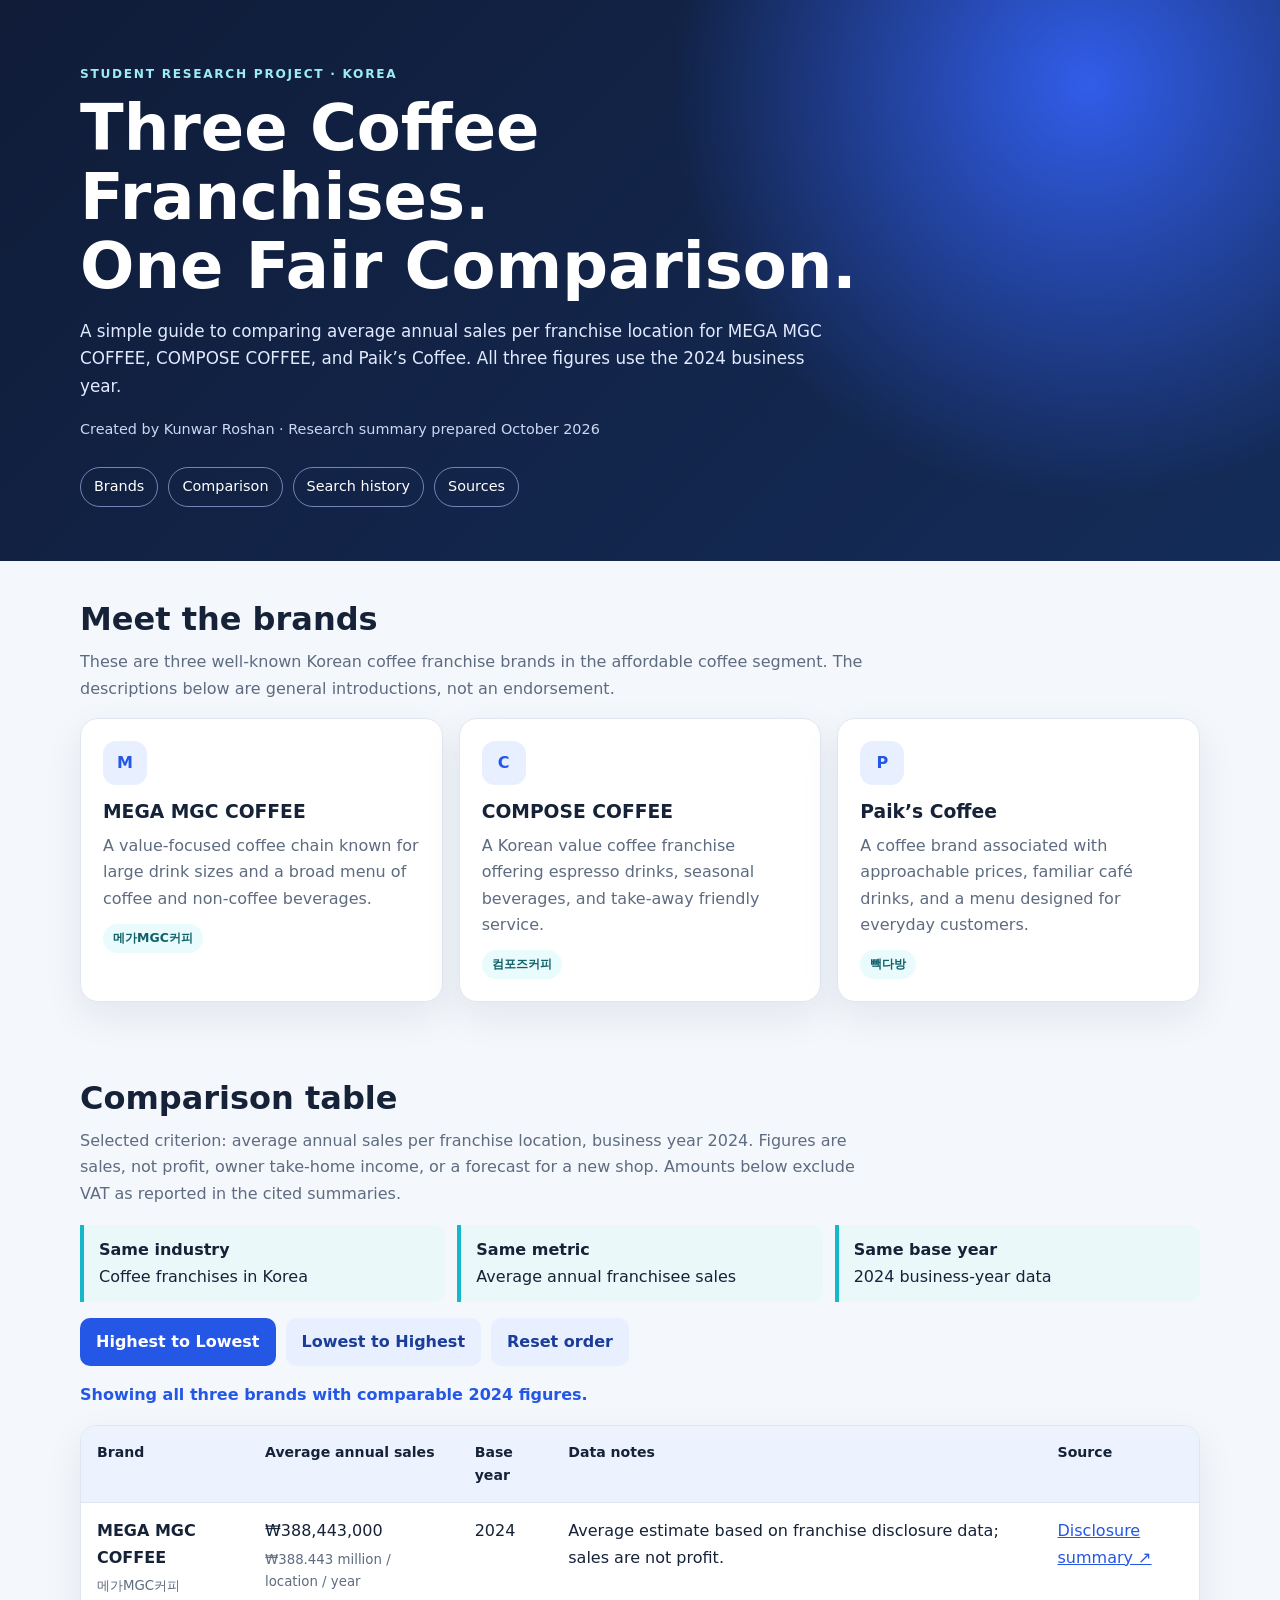
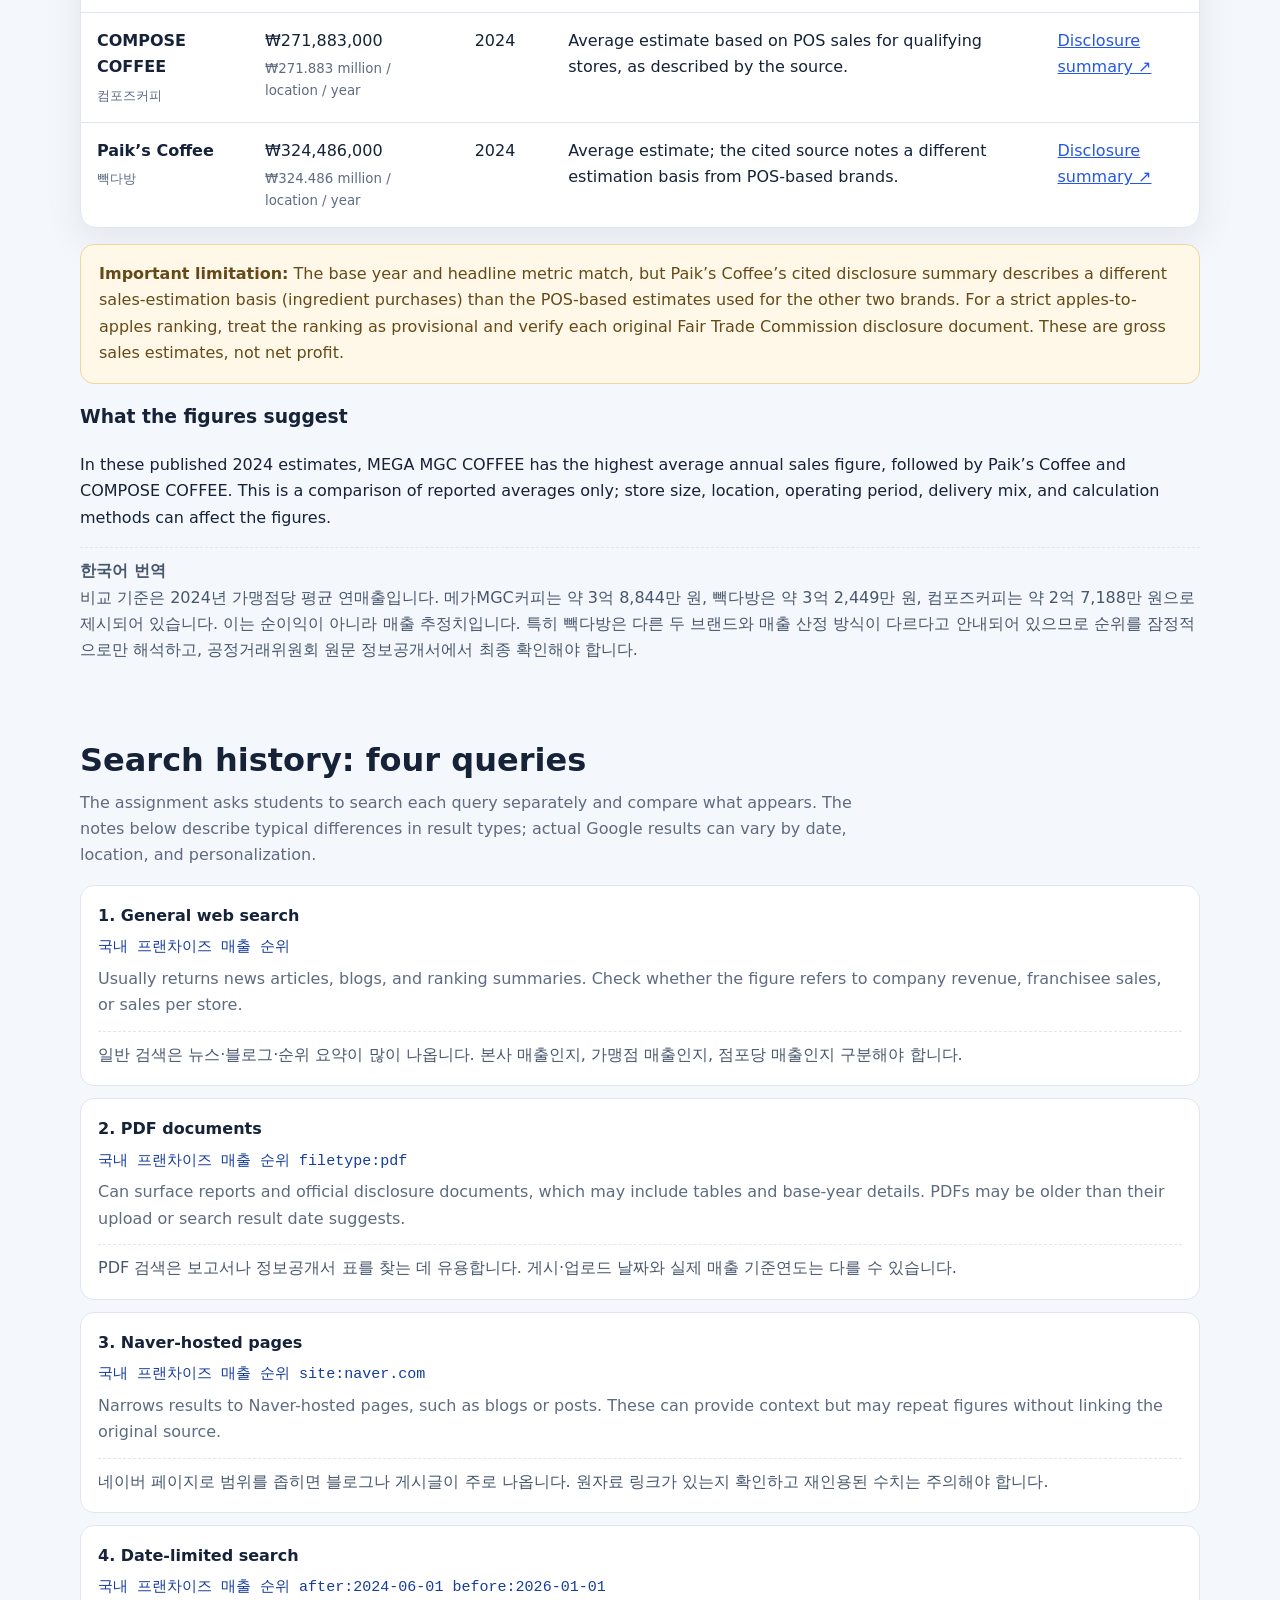
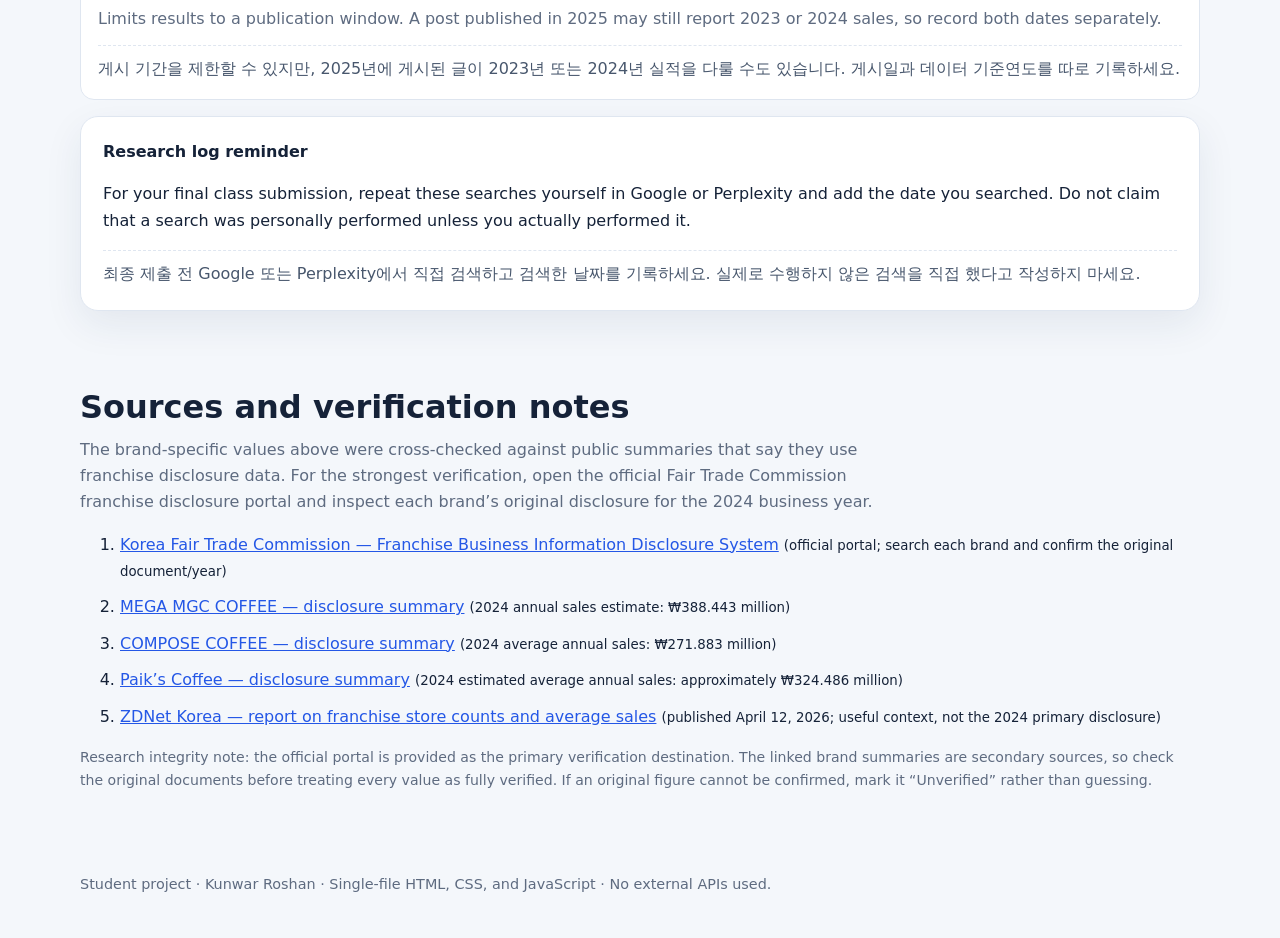
<file: index (5).html>
<!DOCTYPE html>
<html lang="en">
<head>
<meta charset="UTF-8">
<meta name="viewport" content="width=device-width, initial-scale=1.0">
<meta name="description" content="A student comparison of three Korean coffee franchise brands using 2024 franchisee average annual sales.">
<title>Korea Coffee Franchise Comparison | Kunwar Roshan</title>
<style>
:root{--bg:#f4f7fb;--surface:#fff;--ink:#152238;--muted:#5e6b80;--blue:#2457e6;--cyan:#14b8c8;--line:#dfe6f0;--shadow:0 14px 38px rgba(25,50,90,.08)}
*{box-sizing:border-box}html{scroll-behavior:smooth}body{margin:0;background:var(--bg);color:var(--ink);font-family:Inter,ui-sans-serif,system-ui,-apple-system,"Segoe UI",sans-serif;line-height:1.65}a{color:var(--blue);overflow-wrap:anywhere}a:focus-visible,button:focus-visible{outline:3px solid var(--cyan);outline-offset:3px}.wrap{width:min(1120px,92%);margin:auto}.hero{background:radial-gradient(circle at 85% 15%,#315de9 0,transparent 35%),linear-gradient(135deg,#101c38,#142c59);color:white;padding:64px 0 54px}.eyebrow{text-transform:uppercase;letter-spacing:.14em;font-weight:800;font-size:.76rem;color:#9cecf3}.hero h1{font-size:clamp(2.1rem,5vw,4.1rem);line-height:1.08;max-width:850px;margin:.6rem 0 1rem}.hero p{max-width:760px;color:#e2eaff;font-size:1.05rem}.byline{font-size:.9rem;color:#cbd8f4}.nav{display:flex;flex-wrap:wrap;gap:10px;margin-top:26px}.nav a{color:white;text-decoration:none;border:1px solid #7185b7;border-radius:999px;padding:7px 13px;font-size:.9rem}.section{padding:38px 0}.section h2{font-size:clamp(1.45rem,3vw,2rem);line-height:1.25;margin:0 0 10px}.lead{color:var(--muted);max-width:800px;margin-top:0}.grid{display:grid;grid-template-columns:repeat(3,minmax(0,1fr));gap:16px}.card,.panel{background:var(--surface);border:1px solid var(--line);border-radius:18px;padding:22px;box-shadow:var(--shadow)}.brand-mark{width:44px;height:44px;display:grid;place-items:center;background:#e8efff;color:var(--blue);border-radius:13px;font-weight:900}.card h3{margin:12px 0 5px}.card p{margin:0;color:var(--muted)}.tag{display:inline-block;margin-top:12px;background:#e9fbfc;color:#11616a;border-radius:999px;padding:4px 10px;font-size:.78rem;font-weight:800}.criteria{display:grid;grid-template-columns:repeat(3,minmax(0,1fr));gap:12px;margin-top:18px}.criterion{border-left:4px solid var(--cyan);padding:12px 15px;background:#eaf8fa;border-radius:0 12px 12px 0}.criterion strong{display:block}.table-wrap{overflow-x:auto;border-radius:16px;border:1px solid var(--line);background:white;box-shadow:var(--shadow)}table{width:100%;border-collapse:collapse;min-width:680px}th,td{text-align:left;padding:15px 16px;border-bottom:1px solid var(--line);vertical-align:top}th{background:#edf2ff;font-size:.88rem}tbody tr:last-child td{border-bottom:0}td small{display:block;color:var(--muted);margin-top:4px}.buttons{display:flex;flex-wrap:wrap;gap:10px;margin:16px 0}button{border:0;border-radius:10px;padding:11px 16px;background:var(--blue);color:#fff;font:inherit;font-weight:750;cursor:pointer}button.secondary{background:#e8efff;color:#1a3c9b}button:disabled{opacity:.45;cursor:not-allowed}.notice{padding:16px 18px;border:1px solid #f0d6a2;background:#fff8e8;border-radius:14px;color:#654a18;margin-top:16px}.history{display:grid;gap:12px}.query{background:white;border:1px solid var(--line);padding:17px;border-radius:14px}.query code{display:block;color:#153d9a;font-size:.94rem;white-space:normal;overflow-wrap:anywhere;margin:6px 0}.query p{margin:0;color:var(--muted)}.sources li{margin:10px 0}.ko{border-top:1px dashed var(--line);margin-top:12px;padding-top:10px;color:#48576d}.footer{padding:28px 0 42px;color:var(--muted);font-size:.9rem}.small{font-size:.88rem;color:var(--muted)}.status{min-height:1.5em;color:var(--blue);font-weight:700}@media(max-width:760px){.hero{padding:46px 0 38px}.grid,.criteria{grid-template-columns:1fr}.card,.panel{padding:18px}.section{padding:28px 0}th,td{padding:12px}.nav{gap:7px}.nav a{font-size:.82rem}}@media(prefers-reduced-motion:no-preference){.hero h1,.card,.panel,.query{animation:rise .55s ease both}.card:nth-child(2){animation-delay:.08s}.card:nth-child(3){animation-delay:.16s}@keyframes rise{from{opacity:0;transform:translateY(12px)}to{opacity:1;transform:translateY(0)}}}
</style>
</head>
<body>
<header class="hero">
  <div class="wrap">
    <div class="eyebrow">Student research project · Korea</div>
    <h1>Three Coffee Franchises.<br>One Fair Comparison.</h1>
    <p>A simple guide to comparing average annual sales per franchise location for MEGA MGC COFFEE, COMPOSE COFFEE, and Paik’s Coffee. All three figures use the 2024 business year.</p>
    <div class="byline">Created by Kunwar Roshan · Research summary prepared October 2026</div>
    <nav class="nav" aria-label="Main navigation">
      <a href="#brands">Brands</a><a href="#comparison">Comparison</a><a href="#search-history">Search history</a><a href="#sources">Sources</a>
    </nav>
  </div>
</header>
<main class="wrap">
<section class="section" id="brands">
  <h2>Meet the brands</h2>
  <p class="lead">These are three well-known Korean coffee franchise brands in the affordable coffee segment. The descriptions below are general introductions, not an endorsement.</p>
  <div class="grid">
    <article class="card"><div class="brand-mark">M</div><h3>MEGA MGC COFFEE</h3><p>A value-focused coffee chain known for large drink sizes and a broad menu of coffee and non-coffee beverages.</p><span class="tag">메가MGC커피</span></article>
    <article class="card"><div class="brand-mark">C</div><h3>COMPOSE COFFEE</h3><p>A Korean value coffee franchise offering espresso drinks, seasonal beverages, and take-away friendly service.</p><span class="tag">컴포즈커피</span></article>
    <article class="card"><div class="brand-mark">P</div><h3>Paik’s Coffee</h3><p>A coffee brand associated with approachable prices, familiar café drinks, and a menu designed for everyday customers.</p><span class="tag">빽다방</span></article>
  </div>
</section>
<section class="section" id="comparison">
  <h2>Comparison table</h2>
  <p class="lead">Selected criterion: average annual sales per franchise location, business year 2024. Figures are sales, not profit, owner take-home income, or a forecast for a new shop. Amounts below exclude VAT as reported in the cited summaries.</p>
  <div class="criteria">
    <div class="criterion"><strong>Same industry</strong><span>Coffee franchises in Korea</span></div>
    <div class="criterion"><strong>Same metric</strong><span>Average annual franchisee sales</span></div>
    <div class="criterion"><strong>Same base year</strong><span>2024 business-year data</span></div>
  </div>
  <div class="buttons">
    <button id="desc" type="button">Highest to Lowest</button>
    <button id="asc" type="button" class="secondary">Lowest to Highest</button>
    <button id="reset" type="button" class="secondary">Reset order</button>
  </div>
  <p id="sort-status" class="status" aria-live="polite">Showing all three brands with comparable 2024 figures.</p>
  <div class="table-wrap">
    <table>
      <thead><tr><th>Brand</th><th>Average annual sales</th><th>Base year</th><th>Data notes</th><th>Source</th></tr></thead>
      <tbody id="comparison-body">
        <tr data-value="388443000"><td><strong>MEGA MGC COFFEE</strong><small>메가MGC커피</small></td><td>₩388,443,000<small>₩388.443 million / location / year</small></td><td>2024</td><td>Average estimate based on franchise disclosure data; sales are not profit.</td><td><a href="https://jumpo.shop/%EB%A9%94%EA%B0%80%EC%97%A0%EC%A7%80%EC%94%A8%EC%BB%A4%ED%94%BCmega-mgc-coffee-%ED%94%84%EB%9E%9C%EC%B0%A8%EC%9D%B4%EC%A6%88-%EC%A0%95%EB%B3%B4%EA%B3%B5%EA%B0%9C%EC%84%9C-%EC%9A%94%EC%95%BD/" target="_blank" rel="noopener">Disclosure summary ↗</a></td></tr>
        <tr data-value="271883000"><td><strong>COMPOSE COFFEE</strong><small>컴포즈커피</small></td><td>₩271,883,000<small>₩271.883 million / location / year</small></td><td>2024</td><td>Average estimate based on POS sales for qualifying stores, as described by the source.</td><td><a href="https://franchise.toolhub.kr/brands/compose-coffee" target="_blank" rel="noopener">Disclosure summary ↗</a></td></tr>
        <tr data-value="324486000"><td><strong>Paik’s Coffee</strong><small>빽다방</small></td><td>₩324,486,000<small>₩324.486 million / location / year</small></td><td>2024</td><td>Average estimate; the cited source notes a different estimation basis from POS-based brands.</td><td><a href="https://franchise.toolhub.kr/brands/paikdabang" target="_blank" rel="noopener">Disclosure summary ↗</a></td></tr>
      </tbody>
    </table>
  </div>
  <div class="notice"><strong>Important limitation:</strong> The base year and headline metric match, but Paik’s Coffee’s cited disclosure summary describes a different sales-estimation basis (ingredient purchases) than the POS-based estimates used for the other two brands. For a strict apples-to-apples ranking, treat the ranking as provisional and verify each original Fair Trade Commission disclosure document. These are gross sales estimates, not net profit.</div>
  <h3>What the figures suggest</h3>
  <p>In these published 2024 estimates, MEGA MGC COFFEE has the highest average annual sales figure, followed by Paik’s Coffee and COMPOSE COFFEE. This is a comparison of reported averages only; store size, location, operating period, delivery mix, and calculation methods can affect the figures.</p>
  <div class="ko"><strong>한국어 번역</strong><br>비교 기준은 2024년 가맹점당 평균 연매출입니다. 메가MGC커피는 약 3억 8,844만 원, 빽다방은 약 3억 2,449만 원, 컴포즈커피는 약 2억 7,188만 원으로 제시되어 있습니다. 이는 순이익이 아니라 매출 추정치입니다. 특히 빽다방은 다른 두 브랜드와 매출 산정 방식이 다르다고 안내되어 있으므로 순위를 잠정적으로만 해석하고, 공정거래위원회 원문 정보공개서에서 최종 확인해야 합니다.</div>
</section>
<section class="section" id="search-history">
  <h2>Search history: four queries</h2>
  <p class="lead">The assignment asks students to search each query separately and compare what appears. The notes below describe typical differences in result types; actual Google results can vary by date, location, and personalization.</p>
  <div class="history">
    <article class="query"><strong>1. General web search</strong><code>국내 프랜차이즈 매출 순위</code><p>Usually returns news articles, blogs, and ranking summaries. Check whether the figure refers to company revenue, franchisee sales, or sales per store.</p><div class="ko">일반 검색은 뉴스·블로그·순위 요약이 많이 나옵니다. 본사 매출인지, 가맹점 매출인지, 점포당 매출인지 구분해야 합니다.</div></article>
    <article class="query"><strong>2. PDF documents</strong><code>국내 프랜차이즈 매출 순위 filetype:pdf</code><p>Can surface reports and official disclosure documents, which may include tables and base-year details. PDFs may be older than their upload or search result date suggests.</p><div class="ko">PDF 검색은 보고서나 정보공개서 표를 찾는 데 유용합니다. 게시·업로드 날짜와 실제 매출 기준연도는 다를 수 있습니다.</div></article>
    <article class="query"><strong>3. Naver-hosted pages</strong><code>국내 프랜차이즈 매출 순위 site:naver.com</code><p>Narrows results to Naver-hosted pages, such as blogs or posts. These can provide context but may repeat figures without linking the original source.</p><div class="ko">네이버 페이지로 범위를 좁히면 블로그나 게시글이 주로 나옵니다. 원자료 링크가 있는지 확인하고 재인용된 수치는 주의해야 합니다.</div></article>
    <article class="query"><strong>4. Date-limited search</strong><code>국내 프랜차이즈 매출 순위 after:2024-06-01 before:2026-01-01</code><p>Limits results to a publication window. A post published in 2025 may still report 2023 or 2024 sales, so record both dates separately.</p><div class="ko">게시 기간을 제한할 수 있지만, 2025년에 게시된 글이 2023년 또는 2024년 실적을 다룰 수도 있습니다. 게시일과 데이터 기준연도를 따로 기록하세요.</div></article>
  </div>
  <div class="panel" style="margin-top:16px"><strong>Research log reminder</strong><p>For your final class submission, repeat these searches yourself in Google or Perplexity and add the date you searched. Do not claim that a search was personally performed unless you actually performed it.</p><div class="ko">최종 제출 전 Google 또는 Perplexity에서 직접 검색하고 검색한 날짜를 기록하세요. 실제로 수행하지 않은 검색을 직접 했다고 작성하지 마세요.</div></div>
</section>
<section class="section" id="sources">
  <h2>Sources and verification notes</h2>
  <p class="lead">The brand-specific values above were cross-checked against public summaries that say they use franchise disclosure data. For the strongest verification, open the official Fair Trade Commission franchise disclosure portal and inspect each brand’s original disclosure for the 2024 business year.</p>
  <ol class="sources">
    <li><a href="https://franchise.ftc.go.kr/" target="_blank" rel="noopener">Korea Fair Trade Commission — Franchise Business Information Disclosure System</a> <small>(official portal; search each brand and confirm the original document/year)</small></li>
    <li><a href="https://jumpo.shop/%EB%A9%94%EA%B0%80%EC%97%A0%EC%A7%80%EC%94%A8%EC%BB%A4%ED%94%BCmega-mgc-coffee-%ED%94%84%EB%9E%9C%EC%B0%A8%EC%9D%B4%EC%A6%88-%EC%A0%95%EB%B3%B4%EA%B0%9C%EC%84%9C-%EC%9A%94%EC%95%BD/" target="_blank" rel="noopener">MEGA MGC COFFEE — disclosure summary</a> <small>(2024 annual sales estimate: ₩388.443 million)</small></li>
    <li><a href="https://franchise.toolhub.kr/brands/compose-coffee" target="_blank" rel="noopener">COMPOSE COFFEE — disclosure summary</a> <small>(2024 average annual sales: ₩271.883 million)</small></li>
    <li><a href="https://franchise.toolhub.kr/brands/paikdabang" target="_blank" rel="noopener">Paik’s Coffee — disclosure summary</a> <small>(2024 estimated average annual sales: approximately ₩324.486 million)</small></li>
    <li><a href="https://zdnet.co.kr/view/?no=20260412011048" target="_blank" rel="noopener">ZDNet Korea — report on franchise store counts and average sales</a> <small>(published April 12, 2026; useful context, not the 2024 primary disclosure)</small></li>
  </ol>
  <p class="small">Research integrity note: the official portal is provided as the primary verification destination. The linked brand summaries are secondary sources, so check the original documents before treating every value as fully verified. If an original figure cannot be confirmed, mark it “Unverified” rather than guessing.</p>
</section>
</main>
<footer class="footer"><div class="wrap">Student project · Kunwar Roshan · Single-file HTML, CSS, and JavaScript · No external APIs used.</div></footer>
<script>
(() => {
  const body = document.getElementById('comparison-body');
  const originalRows = Array.from(body.querySelectorAll('tr'));
  const status = document.getElementById('sort-status');
  function sortRows(direction) {
    const rows = Array.from(body.querySelectorAll('tr'));
    const comparable = rows.every(row => {
      const raw = row.dataset.value;
      return raw !== undefined && raw !== '' && Number.isFinite(Number(raw));
    });
    if (!comparable) {
      status.textContent = 'Sorting unavailable: one or more rows do not have comparable numerical values.';
      return;
    }
    rows.sort((a, b) => direction * (Number(a.dataset.value) - Number(b.dataset.value)));
    rows.forEach(row => body.appendChild(row));
    status.textContent = direction === -1 ? 'Sorted: highest to lowest (2024 average annual sales).' : 'Sorted: lowest to highest (2024 average annual sales).';
  }
  document.getElementById('desc').addEventListener('click', () => sortRows(-1));
  document.getElementById('asc').addEventListener('click', () => sortRows(1));
  document.getElementById('reset').addEventListener('click', () => {
    originalRows.forEach(row => body.appendChild(row));
    status.textContent = 'Original order restored. All three rows show 2024 figures.';
  });
})();
</script>
</body>
</html>
</file>
<file: style.css>
:root {
  --bg: #0d1117;
  --panel: #161b22;
  --panel-2: #0f141b;
  --border: #30363d;
  --text: #f0f6fc;
  --muted: #8b949e;
  --accent: #58a6ff;
  --cell: 30px;
}

* { box-sizing: border-box; }

body {
  margin: 0;
  min-height: 100vh;
  font-family: Inter, system-ui, -apple-system, BlinkMacSystemFont, "Segoe UI", sans-serif;
  background: radial-gradient(circle at top, #172033 0%, var(--bg) 45%);
  color: var(--text);
}

button, kbd { font: inherit; }

.game-shell {
  min-height: 100vh;
  display: grid;
  place-items: center;
  padding: 24px;
}

.game-card {
  width: min(920px, 100%);
  display: grid;
  grid-template-columns: 300px minmax(280px, 1fr);
  gap: 24px;
  padding: 24px;
  background: color-mix(in srgb, var(--panel) 92%, transparent);
  border: 1px solid var(--border);
  border-radius: 22px;
  box-shadow: 0 24px 70px rgba(0, 0, 0, 0.35);
}

.board-wrap {
  width: 300px;
  height: 600px;
  position: relative;
  border-radius: 12px;
  overflow: hidden;
  border: 1px solid #3a4350;
  background: #05070a;
}

#game { display: block; width: 300px; height: 600px; }

.sidebar { display: flex; flex-direction: column; gap: 18px; padding: 2px; }

.eyebrow {
  margin: 0 0 6px;
  font-size: 0.72rem;
  font-weight: 800;
  letter-spacing: 0.14em;
  color: var(--accent);
}

h1 { margin: 0; font-size: clamp(2rem, 5vw, 3rem); }
h2 { margin: 0 0 10px; font-size: 1rem; }
.subtitle { margin: 7px 0 0; color: var(--muted); line-height: 1.5; }

.stats {
  display: grid;
  grid-template-columns: 1fr 1fr;
  gap: 10px;
}

.stat, .preview-card, .controls {
  border: 1px solid var(--border);
  background: var(--panel-2);
  border-radius: 14px;
}

.stat { padding: 13px 14px; }
.stat span { display: block; color: var(--muted); font-size: 0.8rem; }
.stat strong { display: block; margin-top: 5px; font-size: 1.35rem; }

.preview-card { padding: 14px; }
.preview-header { display: flex; justify-content: space-between; color: var(--muted); font-size: 0.85rem; }
.preview-header span:last-child { color: var(--text); font-weight: 700; }
#next { display: block; width: 120px; height: 120px; margin: 12px auto 0; }

.controls { padding: 14px; }
.controls p { margin: 8px 0; color: var(--muted); font-size: 0.9rem; }
kbd {
  display: inline-block;
  min-width: 24px;
  padding: 2px 6px;
  margin-right: 3px;
  border: 1px solid #484f58;
  border-bottom-width: 2px;
  border-radius: 6px;
  background: #1b222c;
  color: var(--text);
  text-align: center;
  font-size: 0.75rem;
}

button {
  border: 1px solid #6e7681;
  border-radius: 10px;
  padding: 11px 14px;
  background: #21262d;
  color: var(--text);
  cursor: pointer;
  font-weight: 700;
}
button:hover { background: #30363d; }
button:focus-visible { outline: 2px solid var(--accent); outline-offset: 2px; }

.overlay {
  position: absolute;
  inset: 0;
  display: grid;
  place-items: center;
  align-content: center;
  padding: 24px;
  text-align: center;
  background: rgba(5, 7, 10, 0.78);
  backdrop-filter: blur(3px);
}
.overlay h1 { font-size: 2rem; }
.overlay p { margin: 8px 0 0; color: var(--muted); }
.hidden { display: none; }

@media (max-width: 720px) {
  .game-shell { padding: 12px; }
  .game-card {
    grid-template-columns: 1fr;
    justify-items: center;
    padding: 16px;
  }
  .sidebar { width: min(100%, 420px); }
}
</file>
